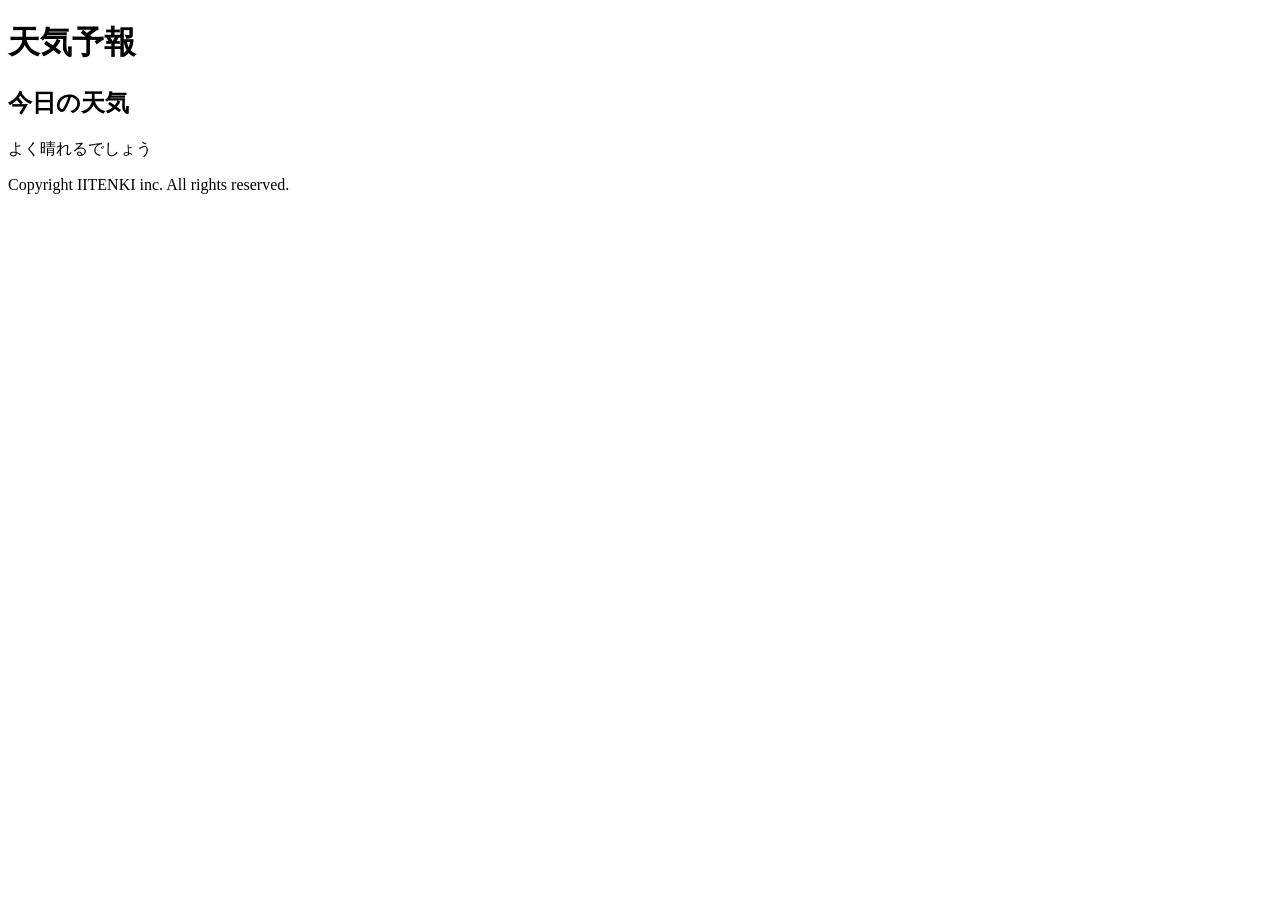
<file: HTML_CSS/index.html>
<!DOCTYPE html>
<html lang="ja">
<head>
  <meta charset="UTF-8">
  <meta name="viewport" content="width=device-width, initial-scale=1.0">
  <meta name="description" content="毎日の気象情報をお知らせします">
  <title>天気予報</title>
</head>
<body>
  <!-- ここはヘッダーです -->
  <header>
    <h1>天気予報</h1>
    <!-- <p>このホームページは全国天気予報を紹介します。</p>
    <p>4時間ごとに最新情報に更新します。</p> -->
  </header>
  <main>
    <h2>今日の天気</h2>
    <p>よく晴れるでしょう</p>
  </main>
  <footer>
    <p>Copyright IITENKI inc. All rights reserved.</p>
  </footer>
</body>
</html>
</file>
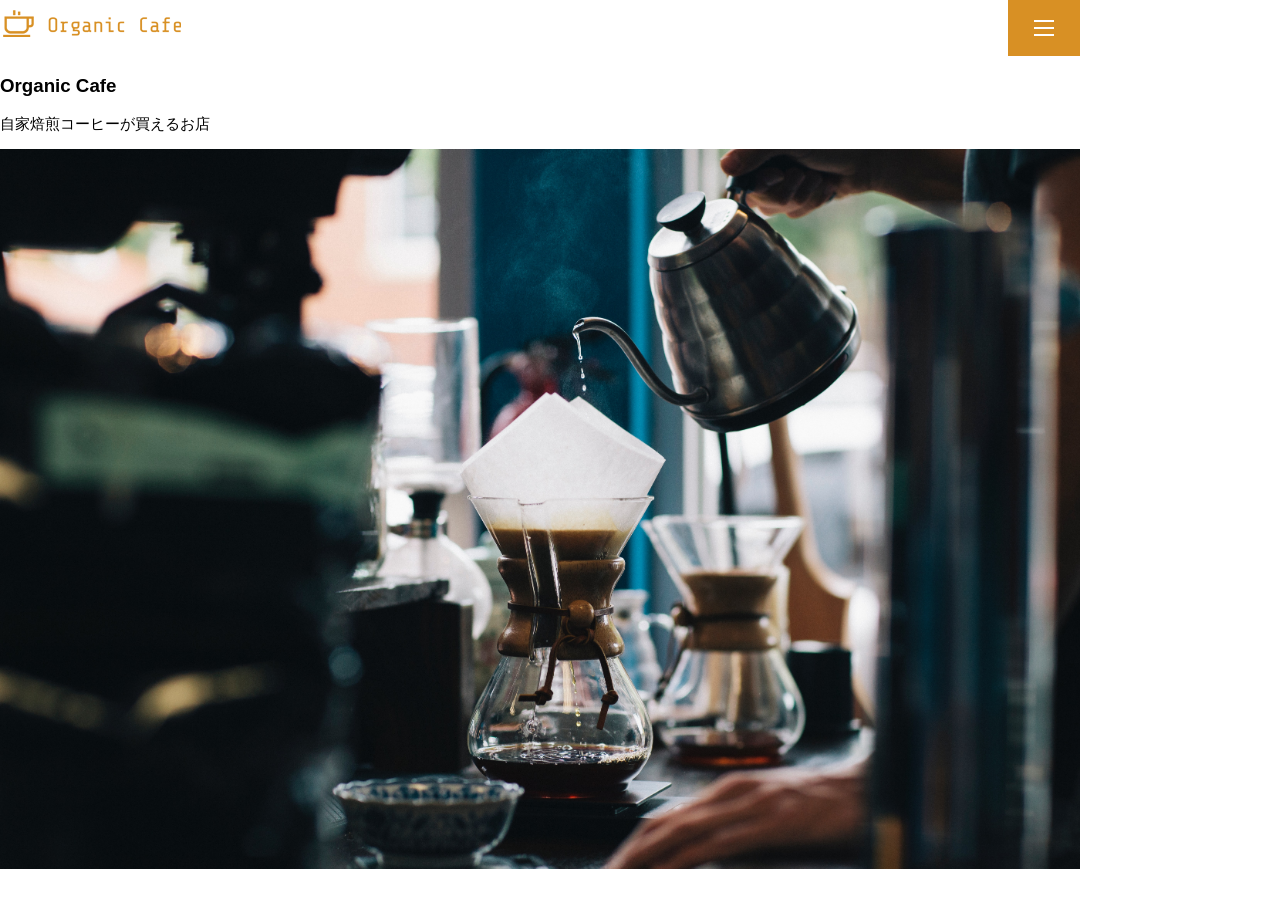
<file: kadai_013/index.html>
<!DOCTYPE html>
<html>
  <head>
    <title>Organic Cafe</title>
    <meta charset="UTF-8" />
    <meta name="description" content="自家焙煎のコーヒーがお家で楽しめるOrganic Cafe"/>
    <meta name="viewport" content="width=device-width, initial-scale=1.0" />
    <link rel="stylesheet" href="style.css" />
  </head>
  <body>
    <!-- ヘッダー -->
    <header>
      <!-- ロゴ -->
      <a href="index.html" id="logo"><img src="images/logo.png" alt="トップページに戻る"/></a>

      <!-- PC用ナビゲーション -->
      <nav id="nav-pc">
        <a href="index.html#concept">CONCEPT</a>
        <a href="index.html#product">PRODUCT</a>
        <a href="index.html#contact">CONTACT</a>
      </nav>
        <!-- スマホ用メニューボタン -->
        <img id="menu-sp" src="images/button-menu.png" alt="ナビゲーションを開く" onclick="document.getElementById('nav-sp').style.display = 'block'">

        <!-- スマホ用ナビゲーション -->
        <nav id="nav-sp">
          <ul>
            <li>
              <img id="close" src="images/button-close.png" alt="ナビゲーションを閉じる" onclick="document.getElementById('nav-sp').style.display = 'none'">
            </li>
            <li>
              <a id="logo-sp" href="index.html" onclick="document.getElementById('nav-sp').style.display = 'none'">
                <img src="images/logo-sp.png" alt="トップページに戻る">
              </a>
            </li>
            <li>
              <a class="menu" href="index.html#concept" onclick="document.getElementById('nav-sp').style.display = 'none'">CONCEPT</a>
            </li>
            <li>
              <a class="menu" href="index.html#product" onclick="document.getElementById('nav-sp').style.display = 'none'">PRODUCT</a>
            </li>
            <li><a class="menu" href="index.html#contact" onclick="document.getElementById('nav-sp').style.display = 'none'">CONTACT</a>
            </li>
          </ul>
        </nav>
    </header>

    <main>
      <article>
        <!-- メインビジュアル -->
        <section id="main-visual">
          <div id="main-message">
            <h1>Organic Cafe</h1>
            <p>自家焙煎コーヒーが買えるお店</p>
          </div>
          <img src="images/main-image.jpg" alt="コーヒーをハンドドリップで淹れる画像"/>
        </section>
      </article>
    </main>
  </body>
</html>
</file>
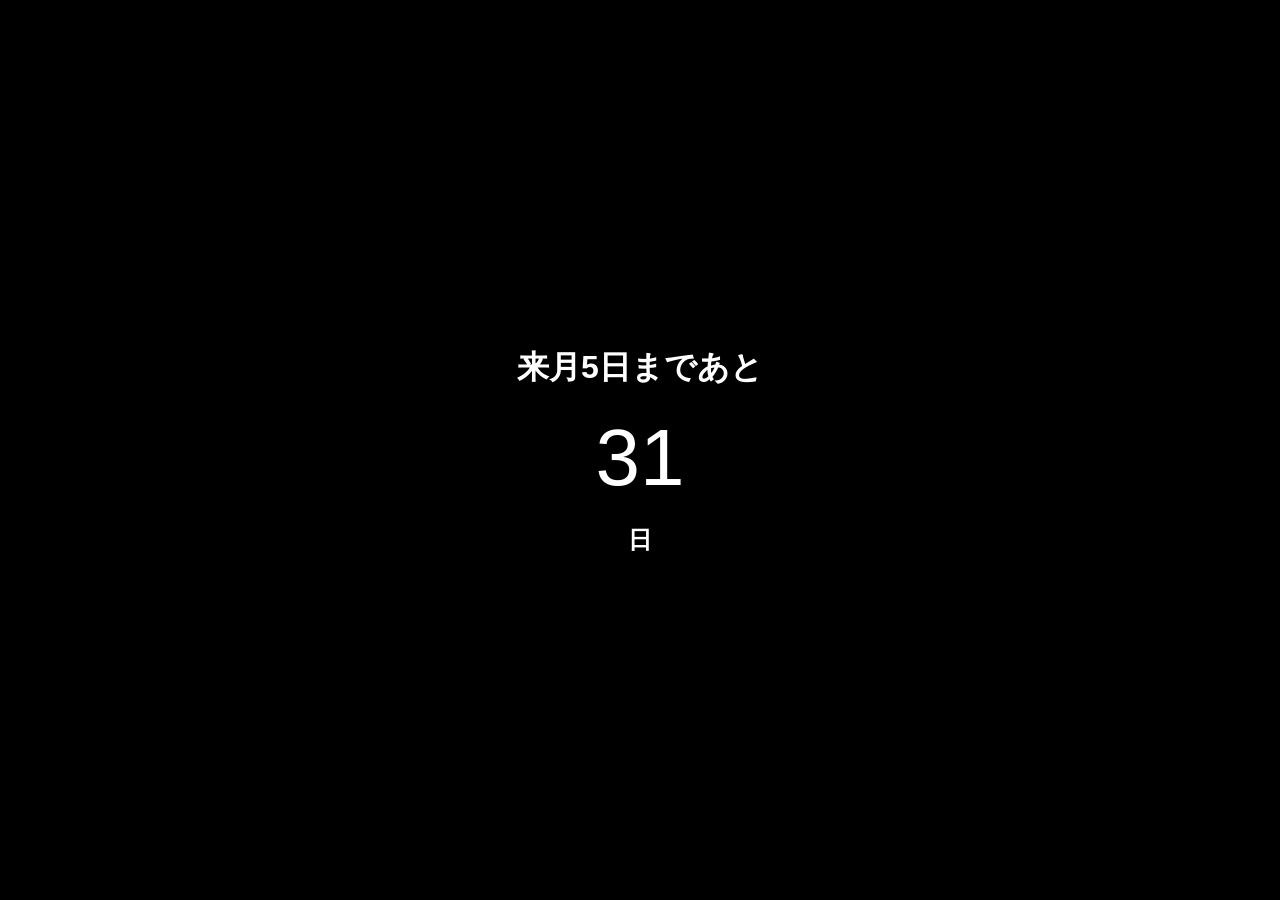
<file: kirakira/index.html>
<!DOCTYPE html>
<html lang="ja">
<head>
  <meta charset="UTF-8">
  <title>キラキラ＆カウントダウン</title>
  <link rel="stylesheet" href="style.css">
</head>
<body>
  <div class="sparkle-container">
    <div class="countdown">
      <h1>来月5日まであと</h1>
      <div id="days"></div>
      <h2>日</h2>
    </div>

<div class="shine-container">
  <img src="img/headline_shine.webp" class="shine sparkle1">
  <img src="img/headline_shine.webp" class="shine sparkle2">
  <img src="img/headline_shine.webp" class="shine sparkle3">
</div>

  </div>





  <script src="script.js"></script>
</body>
</html>
</file>
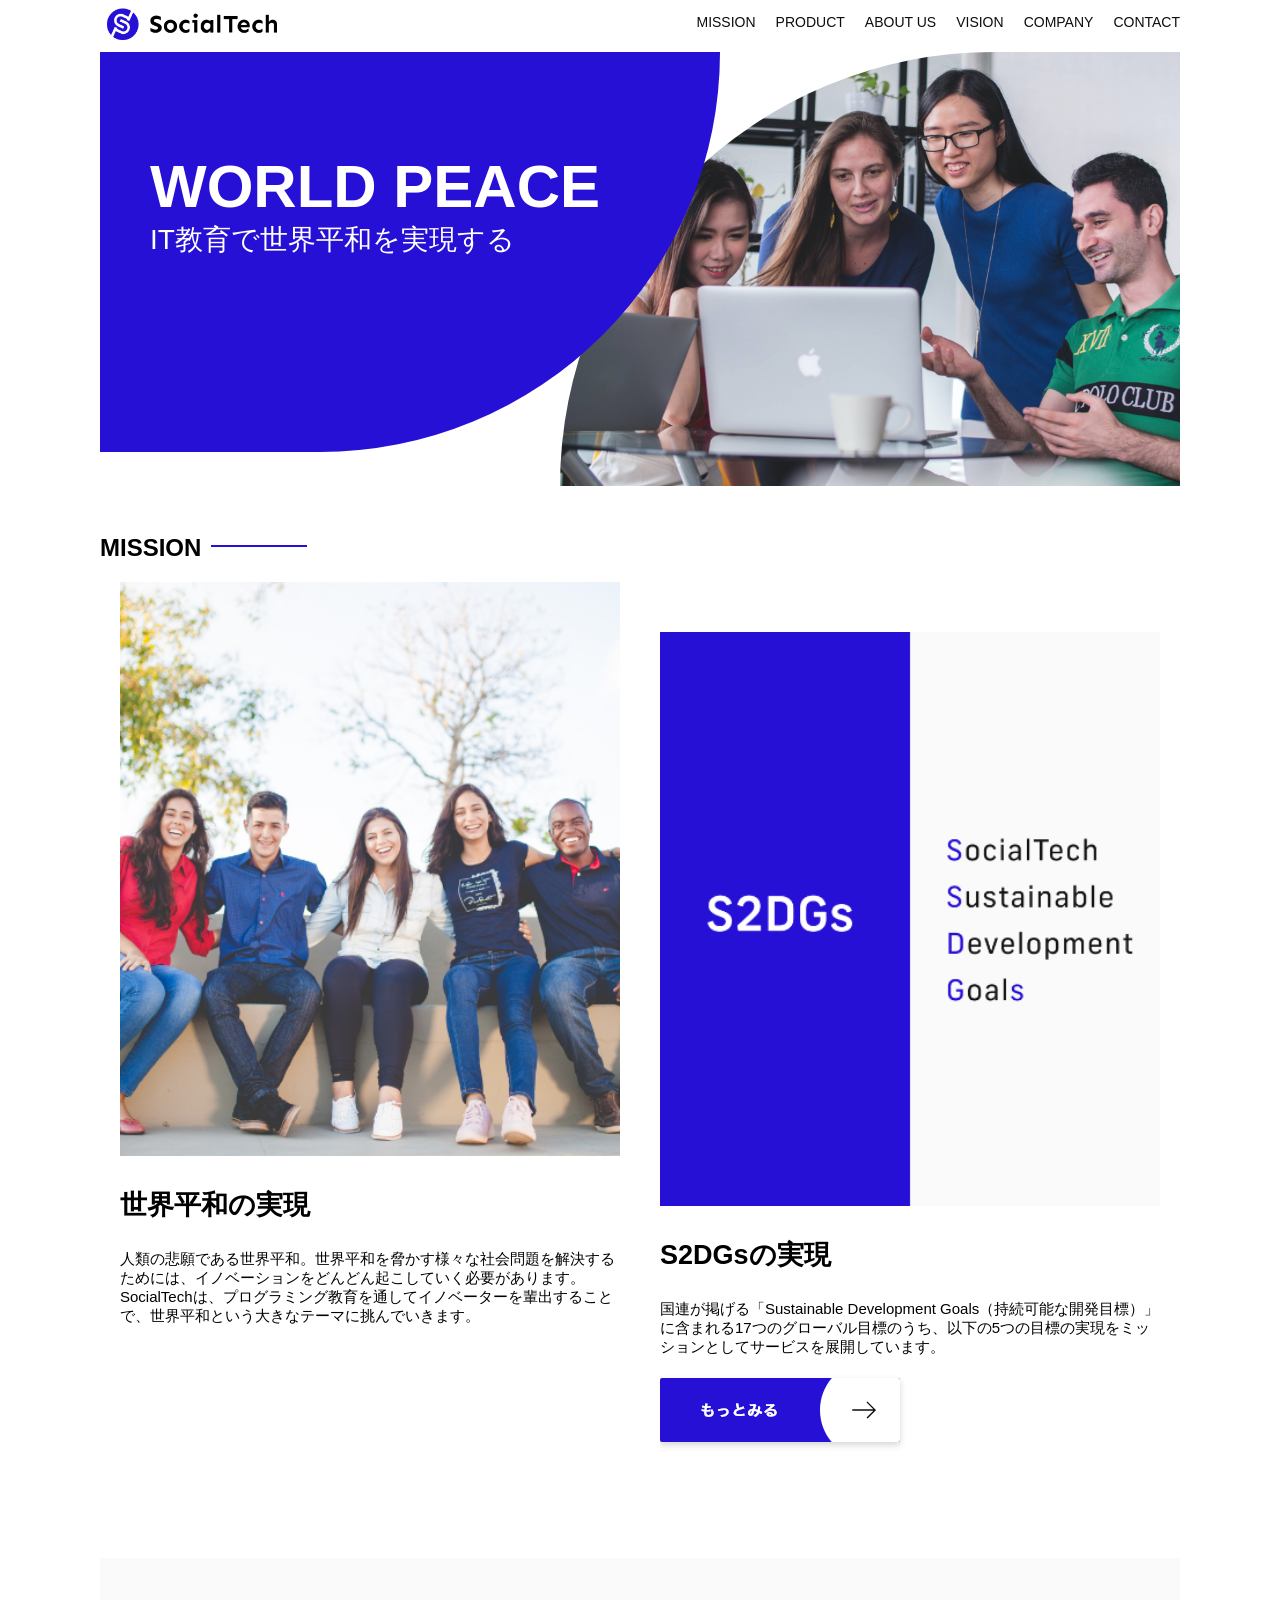
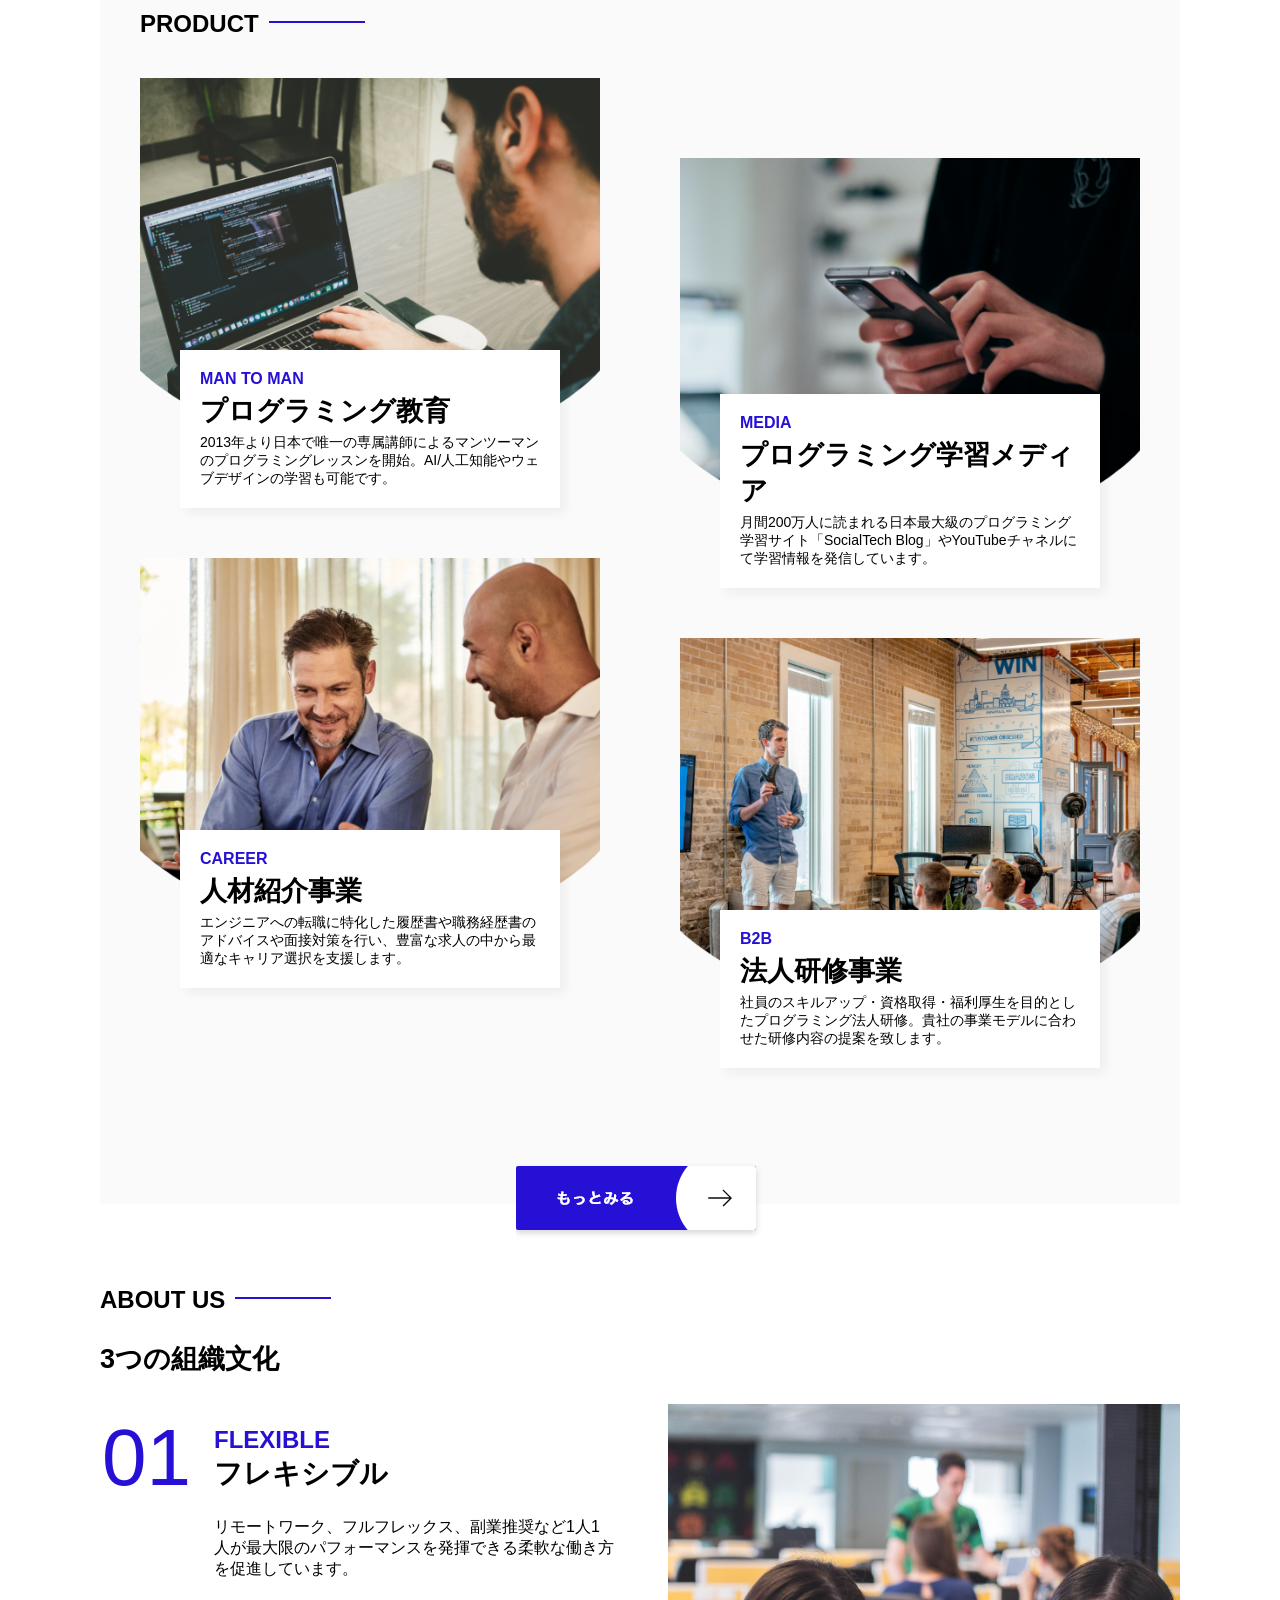
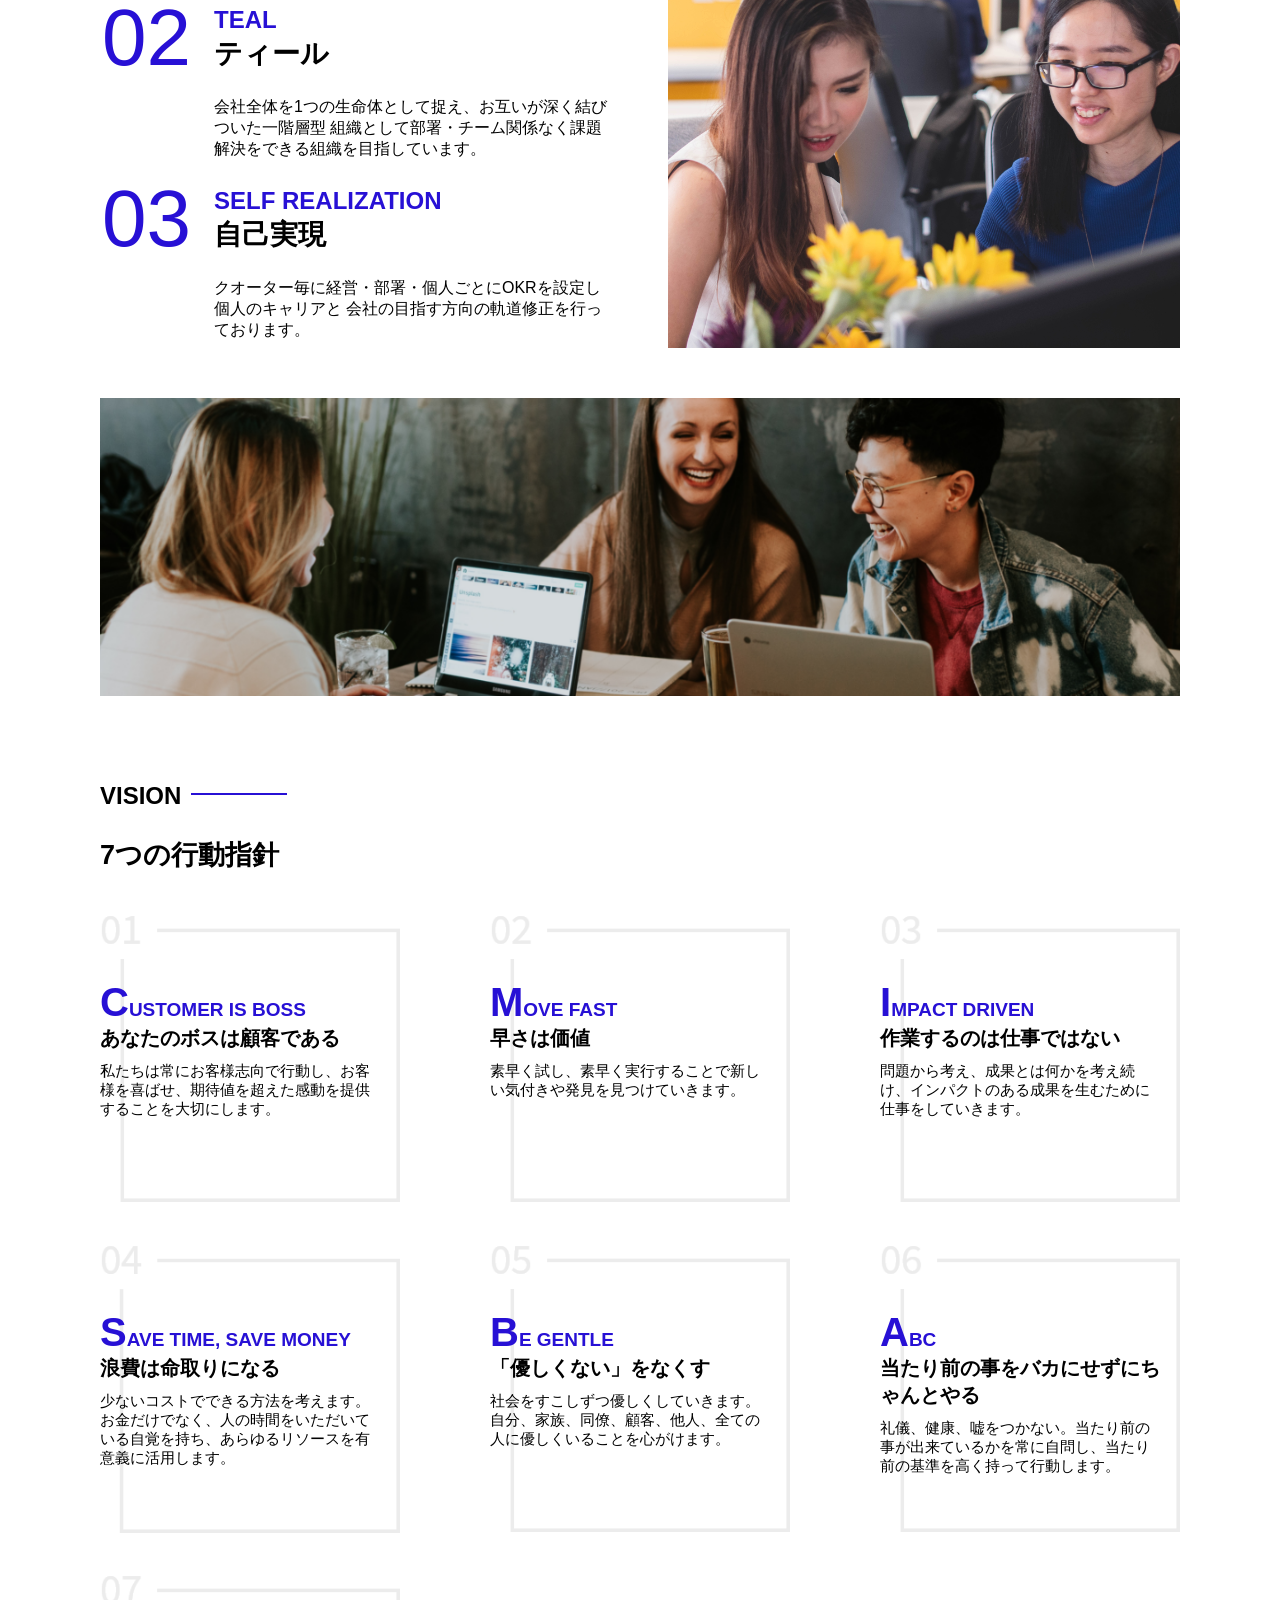
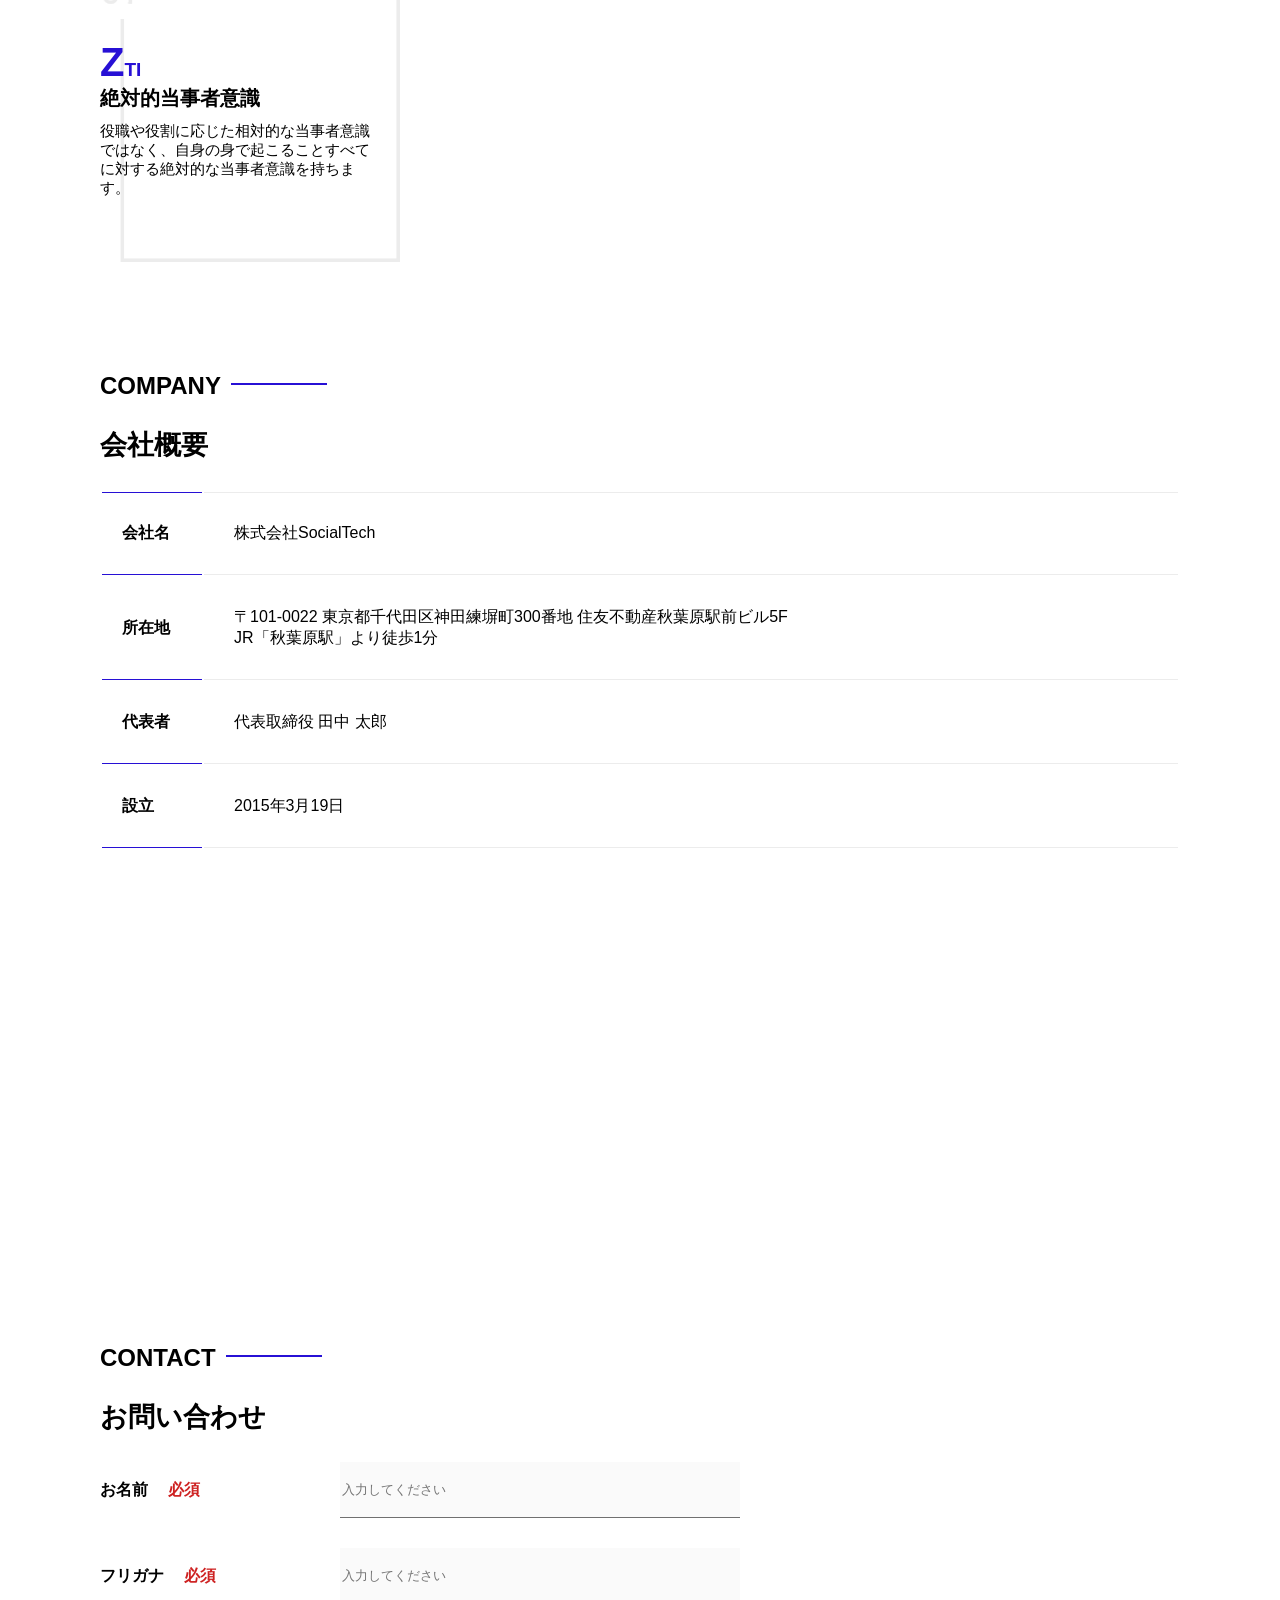
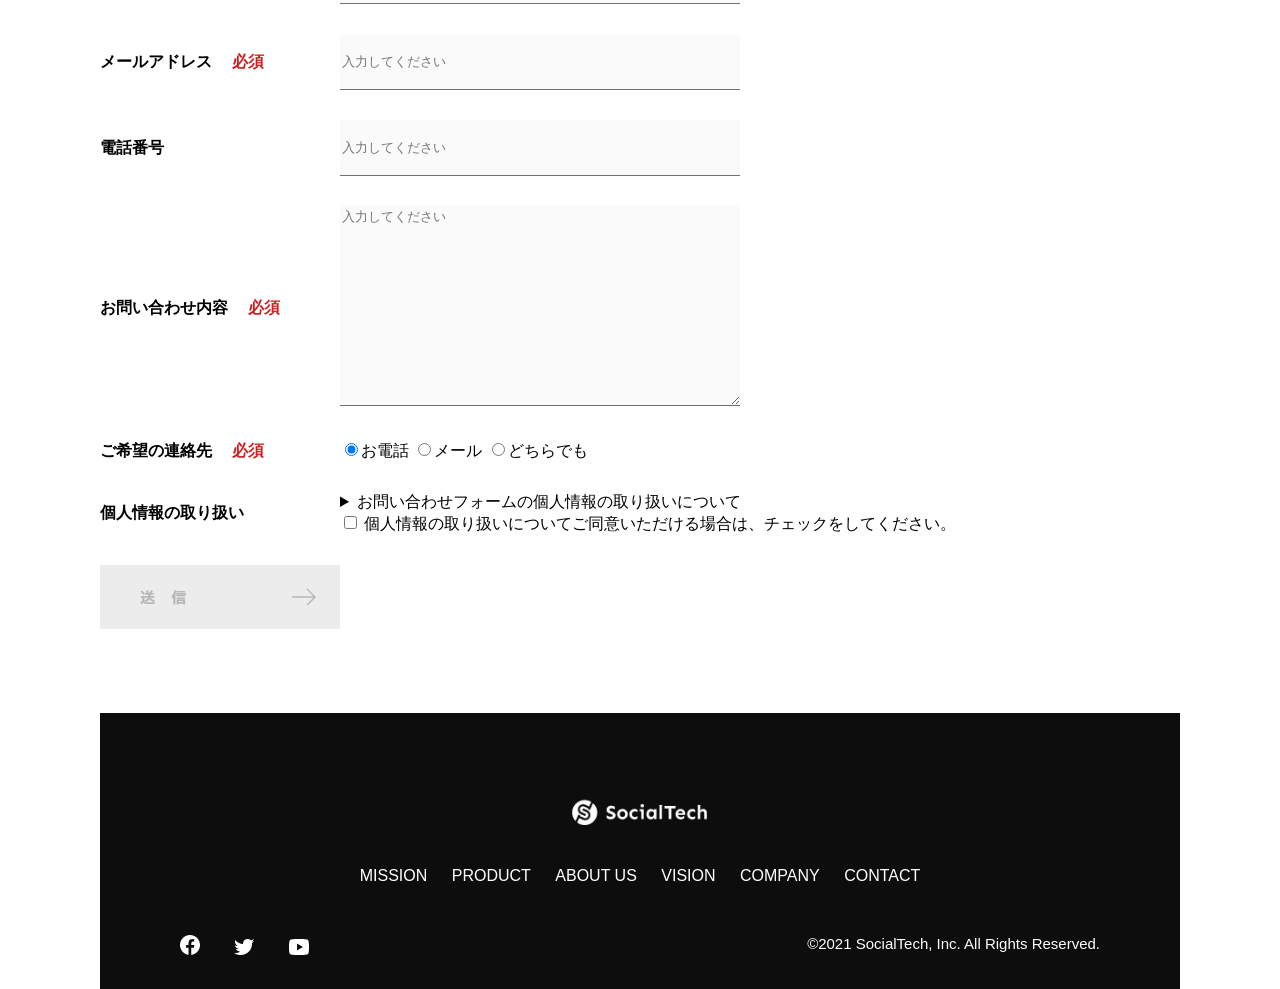
<file: socialtech/index.html>
<!DOCTYPE html>
<html>
  <head>
    <title>SocialTech</title>
    <meta charset="utf-8">
    <meta name="description" content="SocialTechはEdTech業界のリーディングカンパニーを目指します。">
    <meta name="viewport" content="width=device-width, initial-scale=1.0">
    <link rel="stylesheet" href="style.css">
  </head>

  <body>
    <!-- ヘッダー -->
    <header>
      <!-- ロゴ -->
      <a href="index.html" id="logo">
        <img src="images/logo.png" alt="トップページに戻る">
      </a>

      <!-- PC用ナビゲーション -->
      <nav id="nav-pc">
        <ul>
          <li><a href="mission.html">MISSION</a></li>
          <li><a href="product.html">PRODUCT</a></li>
          <li><a href="index.html#aboutus">ABOUT US</a></li>
          <li><a href="index.html#vision">VISION</a></li>
          <li><a href="index.html#company">COMPANY</a></li>
          <li><a href="index.html#contact">CONTACT</a></li>
        </ul>
      </nav>

      <!-- スマホ用メニューボタン -->
      <button id="menu-sp" onclick="document.getElementById('nav-sp').style.display = 'block'">
        <img src="images/button-menu.png" alt="ナビゲーションを開く">
      </button>

      <!-- スマホ用ナビゲーション -->
      <div id="nav-sp">
        <button id="close" onclick="document.getElementById('nav-sp').style.display = 'none'">
          <img src="images/button-close.png" alt="ナビゲーションを閉じる">
        </button>

        <nav>
          <ul>
            <li>
              <a id="logo-sp" href="index.html" onclick="document.getElementById('nav-sp').style.display = 'none'"><img src="images/logo-sp.png" alt="トップページに戻る"></a>
            </li>
            <li><a class="menu" href="mission.html" onclick="document.getElementById('nav-sp').style.display = 'none'">MISSION</a></li>
            <li><a class="menu" href="product.html" onclick="document.getElementById('nav-sp').style.display = 'none'">PRODUCT</a></li>
            <li><a class="menu" href="index.html#aboutus" onclick="document.getElementById('nav-sp').style.display = 'none'">ABOUT US</a></li>
            <li><a class="menu" href="index.html#vision" onclick="document.getElementById('nav-sp').style.display = 'none'">VISION</a></li>
            <li><a class="menu" href="index.html#company" onclick="document.getElementById('nav-sp').style.display = 'none'">COMPANY</a></li>
            <li><a class="menu" href="index.html#contact" onclick="document.getElementById('nav-sp').style.display = 'none'">CONTACT</a></li>
          </ul>
        </nav>
        <div id="sns">
          <a href="https://www.facebook.com/sejuku2013">
            <img src="images/button-facebook.png" alt="Facebookのリンク">
          </a>
          <a href="https://twitter.com/samuraijuku">
            <img src="images/button-twitter.png" alt="Twitterのリンク">
          </a>
          <a href="https://www.youtube.com/channel/UCCFOQO5aDK0xXam4cUQXT8g">
            <img src="images/button-youtube.png" alt="YouTubeのリンク">
          </a>
        </div>
      </div>
    </header>

    <main>
      <article>
        <!-- メインビジュアル -->
        <section id="main-visual">
          <div id="main-message">
            <h1>WORLD PEACE</h1>
            <p>IT教育で世界平和を実現する</p>
          </div>
          <img src="images/index/index-main.png" alt="PCの周りに集まる多国籍の仲間たち">
        </section>

        <!-- ミッション -->
        <section id="mission">
          <h2 class="index-h2">MISSION</h2>
          <div id="mission-flex">
            <div>
              <img id="mission-photo" src="images/index/index-mission.png" alt="屋外のベンチで写真を撮影する多国籍の仲間たち">
              <h3>世界平和の実現</h3>
              <p>人類の悲願である世界平和。世界平和を脅かす様々な社会問題を解決するためには、イノベーションをどんどん起こしていく必要があります。SocialTechは、プログラミング教育を通してイノベーターを輩出することで、世界平和という大きなテーマに挑んでいきます。</p>
            </div>
            <div>
              <img id="s2dgs" src="images/index/s2dgs.png" alt="S2DGs">
              <h3>S2DGsの実現</h3>
              <p>国連が掲げる「Sustainable Development Goals（持続可能な開発目標）」に含まれる17つのグローバル目標のうち、以下の5つの目標の実現をミッションとしてサービスを展開しています。</p>
              <a href="mission.html">
                <img src="images/button-more.png" alt="もっとみる">
              </a>
            </div>
          </div>
        </section>

        <!-- プロダクト -->
        <section id="product">
          <h2 class="index-h2">PRODUCT</h2>
          <div class="product-flex">
            <div id="product-left">
              <div>
                <img class="product-photo" src="images/index/index-mantoman.png" alt="PCでコードを書く男性">
                <div class="product-explain">
                  <span>MAN TO MAN</span>
                  <h3>プログラミング教育</h3>
                  <p>2013年より日本で唯一の専属講師によるマンツーマンのプログラミングレッスンを開始。AI/人工知能やウェブデザインの学習も可能です。</p>
                </div>
              </div>
              <div>
                <img class="product-photo" src="images/index/index-career.png" alt="笑顔で話し合う2人の男性">
                <div class="product-explain">
                  <span>CAREER</span>
                  <h3>人材紹介事業</h3>
                  <p>エンジニアへの転職に特化した履歴書や職務経歴書のアドバイスや面接対策を行い、豊富な求人の中から最適なキャリア選択を支援します。</p>
                </div>
              </div>
            </div>
            <div id="product-right">
              <div>
                <img class="product-photo" src="images/index/index-media.png" alt="スマートフォンを操作する人">
                <div class="product-explain">
                  <span>MEDIA</span>
                  <h3>プログラミング学習メディア</h3>
                  <p>月間200万人に読まれる日本最大級のプログラミング学習サイト「SocialTech Blog」やYouTubeチャネルにて学習情報を発信しています。</p>
                </div>
              </div>
              <div>
                <img class="product-photo" src="images/index/index-b2b.png" alt="講演中の男性とそれを聴く人々">
                <div class="product-explain">
                  <span>B2B</span>
                  <h3>法人研修事業</h3>
                  <p>社員のスキルアップ・資格取得・福利厚生を目的としたプログラミング法人研修。貴社の事業モデルに合わせた研修内容の提案を致します。</p>
                </div>
              </div>
            </div>
          </div>
          <div id="product-more">
            <a href="product.html">
              <img src="images/button-more.png" alt="もっとみる">
            </a>
          </div>
        </section>

        <!-- ABOUT US -->
        <section id="aboutus">
          <h2 class="index-h2">ABOUT US</h2>
          <h3>3つの組織文化</h3>
          <div>
            <table class="culture-table">
              <tr>
                <td class="culture-num">01</td>
                <th><span class="culture-en">FLEXIBLE</span><br>フレキシブル</th>
              </tr>
              <tr>
                <td>
                  <!--空のセル-->
                </td>
                <td class="culture-description">リモートワーク、フルフレックス、副業推奨など1人1人が最大限のパフォーマンスを発揮できる柔軟な働き方を促進しています。</td>
              </tr>
              <tr>
                <td class="culture-num">02</td>
                <th><span class="culture-en">TEAL</span><br>ティール</th>
              </tr>
              <tr>
                <td>
                  <!--空のセル-->
                </td>
                <td class="culture-description">会社全体を1つの生命体として捉え、お互いが深く結びついた一階層型 組織として部署・チーム関係なく課題解決をできる組織を目指しています。</td>
              </tr>
              <tr>
                <td class="culture-num">03</td>
                <th><span class="culture-en">SELF REALIZATION</span><br>自己実現</th>
              </tr>
              <tr>
                <td>
                  <!--空のセル-->
                </td>
                <td class="culture-description">クオーター毎に経営・部署・個人ごとにOKRを設定し個人のキャリアと 会社の目指す方向の軌道修正を行っております。</td>
              </tr>
            </table>
            <img class="culture-img" src="images/index/index-aboutus1.png" alt="笑顔で話し合う2人の女性">
          </div>
          <img class="culture-img2" src="images/index/index-aboutus2.png" alt="笑顔で話し合う3人の男女">
        </section>

        <!-- VISION -->
        <section id="vision">
          <h2 class="index-h2">VISION</h2>
          <h3>7つの行動指針</h3>
          <div>
            <div class="vision-box">
              <img src="images/index/vision-01.png" alt="01">
              <div>
                <h4>CUSTOMER IS BOSS</h4>
                <h5>あなたのボスは顧客である</h5>
                <p>私たちは常にお客様志向で行動し、お客様を喜ばせ、期待値を超えた感動を提供することを大切にします。</p>
              </div>
            </div>
            <div class="vision-box">
              <img src="images/index/vision-02.png" alt="02">
              <div>
                <h4>MOVE FAST</h4>
                <h5>早さは価値</h5>
                <p>素早く試し、素早く実行することで新しい気付きや発見を見つけていきます。</p>
              </div>
            </div>
            <div class="vision-box">
              <img src="images/index/vision-03.png" alt="03">
              <div>
                <h4>IMPACT DRIVEN</h4>
                <h5>作業するのは仕事ではない</h5>
                <p>問題から考え、成果とは何かを考え続け、インパクトのある成果を生むために仕事をしていきます。</p>
              </div>
            </div>
            <div class="vision-box">
              <img src="images/index//vision-04.png" alt="04">
              <div>
                <h4>SAVE TIME, SAVE MONEY</h4>
                <h5>浪費は命取りになる</h5>
                <p>少ないコストでできる方法を考えます。お金だけでなく、人の時間をいただいている自覚を持ち、あらゆるリソースを有意義に活用します。</p>
              </div>
            </div>
            <div class="vision-box">
              <img src="images/index/vision-05.png" alt="05">
              <div>
                <h4>BE GENTLE</h4>
                <h5>「優しくない」をなくす</h5>
                <p>社会をすこしずつ優しくしていきます。自分、家族、同僚、顧客、他人、全ての人に優しくいることを心がけます。</p>
              </div>
            </div>
            <div class="vision-box">
              <img src="images/index/vision-06.png" alt="06">
              <div>
                <h4>ABC</h4>
                <h5>当たり前の事をバカにせずにちゃんとやる</h5>
                <p>礼儀、健康、嘘をつかない。当たり前の事が出来ているかを常に自問し、当たり前の基準を高く持って行動します。</p>
              </div>
            </div>
            <div class="vision-box">
              <img src="images/index/vision-07.png" alt="07">
              <div>
                <h4>ZTI</h4>
                <h5>絶対的当事者意識</h5>
                <p>役職や役割に応じた相対的な当事者意識ではなく、自身の身で起こることすべてに対する絶対的な当事者意識を持ちます。</p>
              </div>
            </div>
          </div>
        </section>

        <!-- COMPANY -->
        <section id="company">
          <h2 class="index-h2">COMPANY</h2>
          <h3>会社概要</h3>
          <table id="company-table">
            <tr>
              <th class="tableheader tableheader-first">会社名</th>
              <td class="cell cell-first">株式会社SocialTech</td>
            </tr>
            <tr>
              <th class="tableheader">所在地</th>
              <td class="cell">〒101-0022 東京都千代田区神田練塀町300番地 住友不動産秋葉原駅前ビル5F<br>JR「秋葉原駅」より徒歩1分</td>
            </tr>
            <tr>
              <th class="tableheader">代表者</th>
              <td class="cell">代表取締役 田中 太郎</td>
            </tr>
            <tr>
              <th class="tableheader">設立</th>
              <td class="cell">2015年3月19日</td>
            </tr>
          </table>
          <iframe src="https://www.google.com/maps/embed?pb=!1m18!1m12!1m3!1d3240.0688551336807!2d139.7720776771055!3d35.69992317258124!2m3!1f0!2f0!3f0!3m2!1i1024!2i768!4f13.1!3m3!1m2!1s0x60188fee13660e23%3A0x77137876edf742ac!2z5L2P5Y-L5LiN5YuV55Sj56eL6JGJ5Y6f6aeF5YmN44OT44Or!5e0!3m2!1sja!2sjp!4v1704858013291!5m2!1sja!2sjp" style="border: 0" allowfullscreen="" loading="lazy"></iframe>
        </section>

        <!-- お問い合わせフォーム -->
        <section id="contact">
          <h2 class="index-h2">CONTACT</h2>
          <h3>お問い合わせ</h3>
          <form>
            <div>
              <div class="contact-heading">
                <label class="contact-label">お名前<span class="contact-span">必須</span></label>
              </div>
              <div>
                <input type="text" name="name" placeholder="入力してください" class="contact-textbox">
              </div>
            </div>
            <div>
              <div class="contact-heading">
                <label class="contact-label">フリガナ<span class="contact-span">必須</span></label>
              </div>
              <div>
                <input type="text" name="hurigana" placeholder="入力してください" class="contact-textbox">
              </div>
            </div>
            <div>
              <div class="contact-heading">
                <label class="contact-label">メールアドレス<span class="contact-span">必須</span></label>
              </div>
              <div>
                <input type="text" name="email" placeholder="入力してください" class="contact-textbox">
              </div>
            </div>
            <div>
              <div class="contact-heading">
                <label class="contact-label">電話番号</label>
              </div>
              <div>
                <input type="text" name="tel" placeholder="入力してください" class="contact-textbox">
              </div>
            </div>
            <div>
              <div class="contact-heading">
                <label class="contact-label">お問い合わせ内容<span class="contact-span">必須</span></label>
              </div>
              <div>
                <textarea class="contact-textarea" placeholder="入力してください" name="message"></textarea>
              </div>
            </div>
            <div>
              <div class="contact-heading">
                <label class="contact-label">ご希望の連絡先<span class="contact-span">必須</span></label>
              </div>
              <div><input class="radiobutton" type="radio" value="tel" name="contact" checked><label>お電話</label> <input class="radiobutton" type="radio" value="mail" name="contact"><label>メール</label> <input class="radiobutton" type="radio" value="both" name="contact"><label>どちらでも</label></div>
            </div>
            <div>
              <div class="contact-heading">
                <label class="contact-label">個人情報の取り扱い</label>
              </div>
              <div>
                <details>
                  <summary>お問い合わせフォームの個人情報の取り扱いについて</summary>
                  <div>
                    <dl>
                      <dt>１．組織の名称又は氏名</dt>
                      <dd>株式会社SocialTech</dd>
                      <dt>２．個人情報保護管理者（若しくはその代理人）の氏名又は職名、所属及び連絡先</dt>
                      <dd>
                        <p>鈴木 一郎 コーポレート部</p>
                        <p>メールアドレス：samurai@example.com</p>
                        <p>TEL：03-1234-5678</p>
                      </dd>
                      <dt>３．個人情報の利用目的</dt>
                      <dd>
                        <ul>
                          <li>・本サービス及び本サービスに関連する情報の提供又はそれらに関する連絡のため</li>
                          <li>・ユーザーの本人確認のため</li>
                          <li>・当社サービスのご案内のため</li>
                          <li>・当社の商品等の広告または宣伝（電子メールによるものを含むものとします。）</li>
                        </ul>
                      </dd>
                      <dt>４．個人情報の取り扱い業務の委託</dt>
                      <dd>個人情報の取扱業務の全部または一部を外部に業務委託する場合があります。その際、弊社は、個人情報を適切に保護できる管理体制を敷き実行していることを条件として委託先を厳選したうえで、機密保持契約を委託先と締結し、お客様の個人情報を厳密に管理させます。</dd>
                      <dt>５．個人情報の開示等の請求</dt>
                      <dd>
                        お客様は、弊社に対してご自身の個人情報の開示等（利用目的の通知、開示、内容の訂正・追加・削除、利用の停止または消去、第三者への提供の停止）に関して、当社問合わせ窓口に申し出ることができます。<br>
                        その際、弊社はお客様ご本人を確認させていただいたうえで、合理的な期間内に対応いたします。<br>
                        なお、個人情報に関する弊社問合わせ先は、次の通りです。
                      </dd>
                      <dd>
                        <p>株式会社SocialTech　個人情報問合せ窓口</p>
                        <p>〒150-0043　東京都千代田区神田練塀町300番地 住友不動産秋葉原駅前ビル5F</p>
                        <p>メールアドレス：samurai@example.com　TEL：03-1234-5678</p>
                      </dd>

                      <dt>６．個人情報を提供されることの任意性について</dt>
                      <dd>お客様がご自身の個人情報を弊社に提供されるか否かは、お客様のご判断によりますが、もしご提供されない場合には、適切なサービスが提供できない場合がありますので予めご了承ください。</dd>
                    </dl>
                  </div>
                </details>
                <input type="checkbox" name="agree">
                <span>個人情報の取り扱いについてご同意いただける場合は、チェックをしてください。</span>
              </div>
            </div>
            <input type="image" src="images/button-submit.png" alt="送信する">
          </form>
        </section>
      </article>
    </main>

    <footer>
      <div id="footer-logo">
        <img src="images/logo-sp.png" alt="SocialTech">
      </div>
      <div id="footer-link">
        <a href="mission.html">MISSION</a>
        <a href="product.html">PRODUCT</a>
        <a href="index.html#aboutus">ABOUT US</a>
        <a href="index.html#vision">VISION</a>
        <a href="index.html#company">COMPANY</a>
        <a href="index.html#contact">CONTACT</a>
      </div>
      <div id="sns-footer">
        <div class="sns-btns">
          <a href="https://www.facebook.com/sejuku2013"><img src="images/button-facebook.png" alt="Facebookのリンク"></a>
          <a href="https://twitter.com/samuraijuku"><img src="images/button-twitter.png" alt="Twitterのリンク"></a>
          <a href="https://www.youtube.com/channel/UCCFOQO5aDK0xXam4cUQXT8g"><img src="images/button-youtube.png" alt="YouTubeのリンク"></a>
        </div>
        <p id="copyright">&copy;2021 SocialTech, Inc. All Rights Reserved.</p>
      </div>
    </footer>

  </body>
</html>
</file>
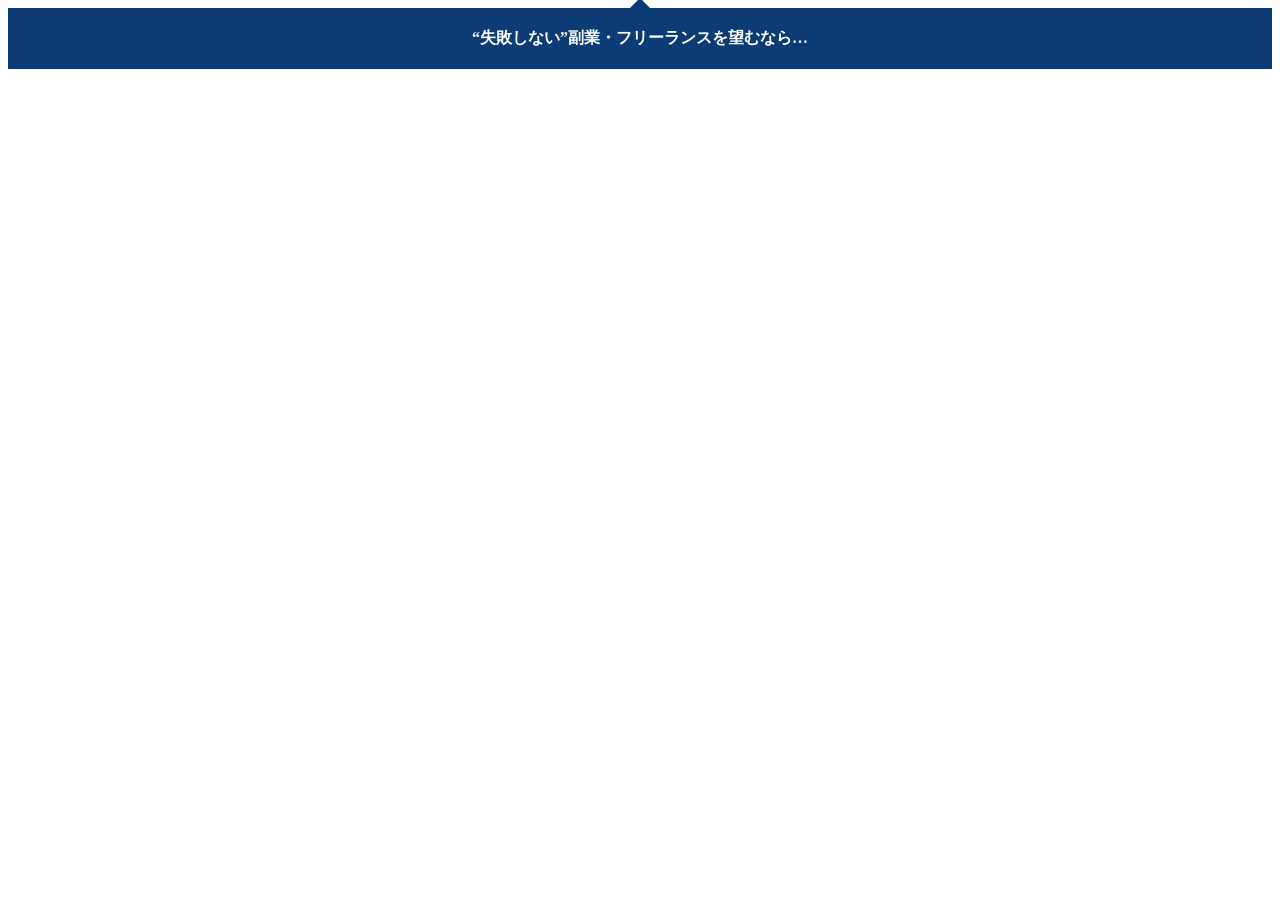
<file: test_yajirushi/index.html>
<!DOCTYPE html>
<html lang="ja">
<head>
  <meta charset="UTF-8">
  <meta name="viewport" content="width=device-width, initial-scale=1.0">
  <style>
    .header {
      position: relative;
      background-color: #0d3b75;
      color: white;
      text-align: center;
      padding: 20px 0;
      font-weight: bold;
    }

    .header::before {
      content: "";
      position: absolute;
      top: -10px; /* ヘッダーの上に出す */
      left: 50%;
      transform: translateX(-50%);
      width: 0;
      height: 0;
      border-left: 10px solid transparent;
      border-right: 10px solid transparent;
      border-bottom: 10px solid #0d3b75; /* ヘッダーと同じ色 */
    }
  </style>
</head>
<body>

  <div class="header">
    “失敗しない”副業・フリーランスを望むなら…
  </div>

</body>
</html>
</file>
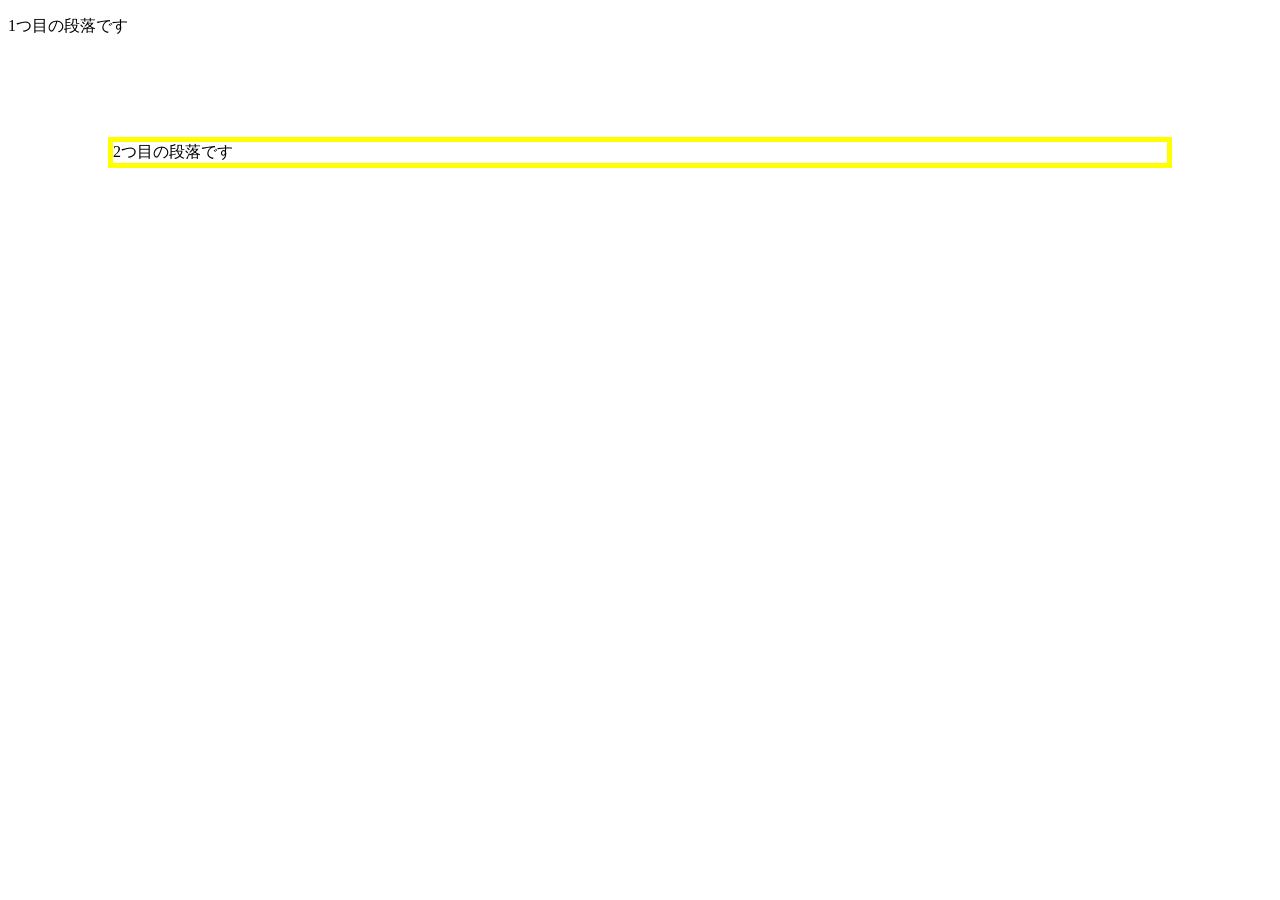
<file: HTML_CSS/box-model.html>
<!DOCTYPE html>
<html>
  <head>
    <title>タイトルです</title>
    <meta charset="utf-8">
    <link rel="stylesheet" href="box-model.css">
  </head>
  <body>
    <!-- <p>段落です</p> -->
    <p id="first-paragraph">1つ目の段落です</p>
    <p id="second-paragraph">2つ目の段落です</p>
  </body>
</html>
</file>
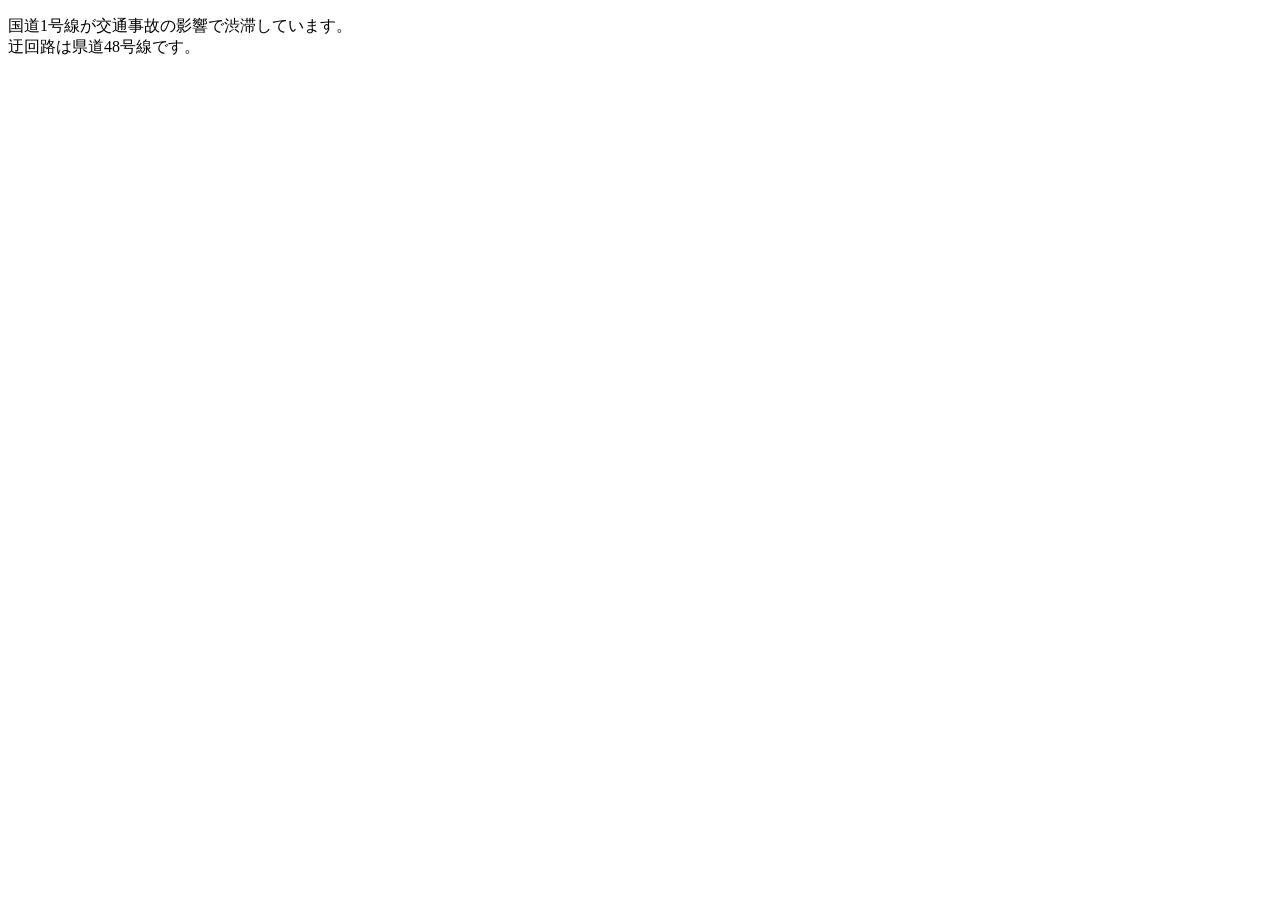
<file: HTML_CSS/br-tag.html>
<!DOCTYPE html>
<html lang="ja">
<head>
  <meta charset="UTF-8">
  <meta name="viewport" content="width=device-width, initial-scale=1.0">
  <title>Document</title>
</head>
<body>
  <p>国道1号線が交通事故の影響で渋滞しています。<br>迂回路は県道48号線です。</p>
</body>
</html>
</file>
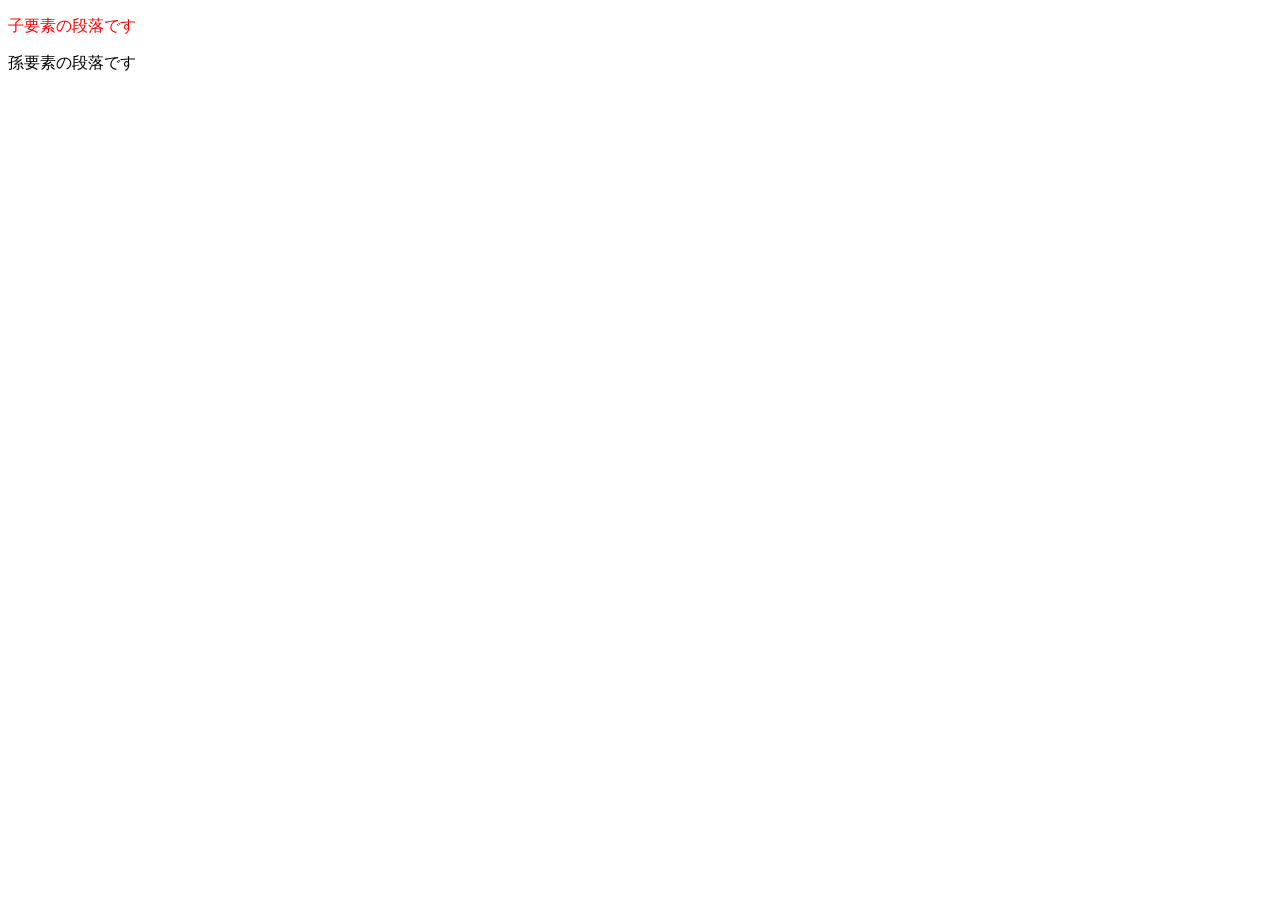
<file: HTML_CSS/descendant-elements.html>
<!DOCTYPE html>
<html lang="ja">
<head>
  <meta charset="UTF-8">
  <meta name="viewport" content="width=device-width, initial-scale=1.0">
  <meta name="description" content="説明文です">
  <title>タイトルです</title>
  <link rel="stylesheet" href="descendant-elements.css">
</head>
<body>
  <div id="parent">
    <p class="child">子要素の段落です</p>
    <div class="child">
      <p id="grandchild">孫要素の段落です</p>
    </div>
  </div>
</body>
</html>
</file>
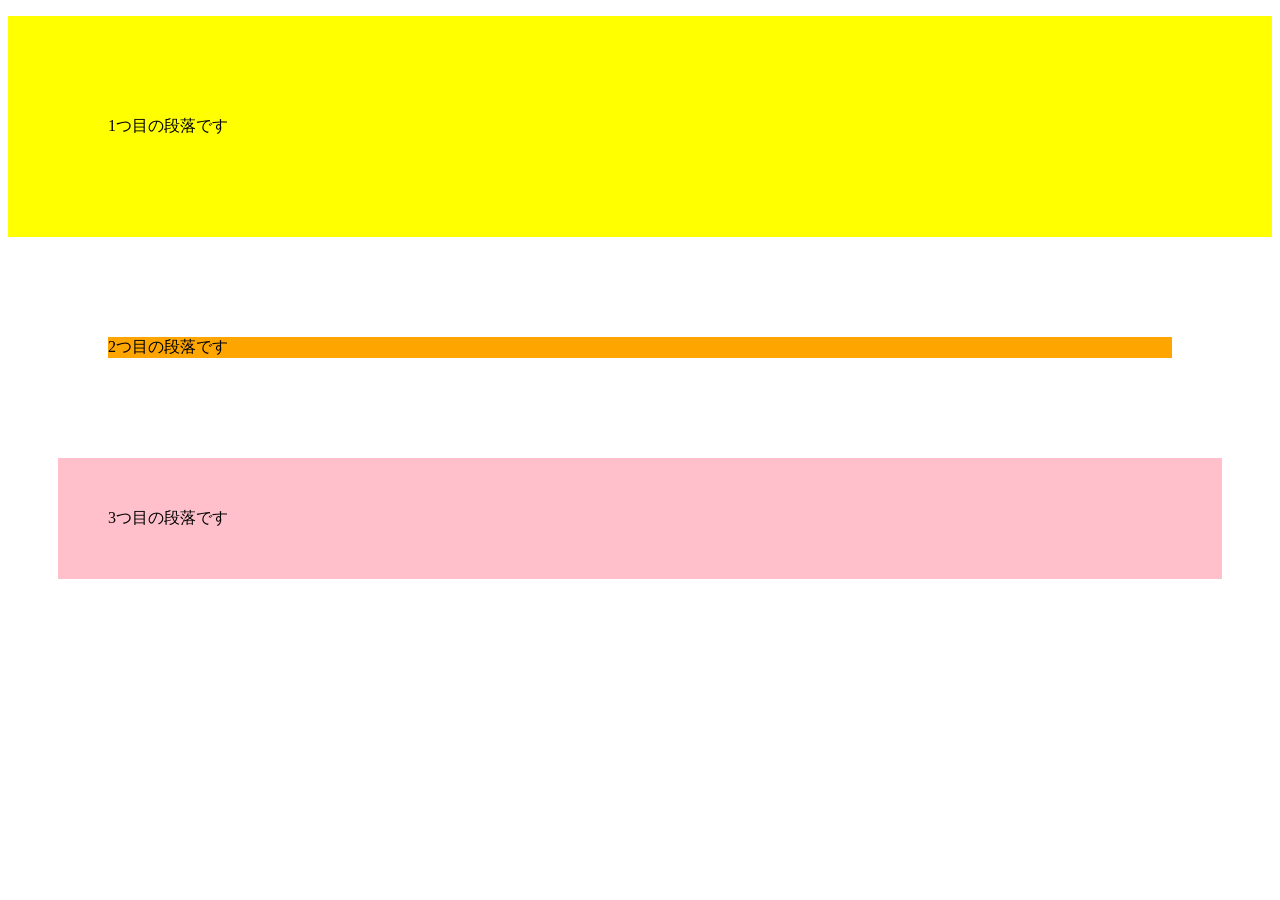
<file: HTML_CSS/display-block.html>
<!DOCTYPE html>
<html lang="ja">
<head>
    <meta charset="UTF-8">
    <meta name="viewport" content="width=device-width, initial-scale=1.0">
    <title>タイトルです</title>
    <link rel="stylesheet" href="display-block.css">
</head>
<body>
    <p id="first-paragraph">1つ目の段落です</p>
    <p id="second-paragraph">2つ目の段落です</p>
    <p id="third-paragraph">3つ目の段落です</p>
</body>
</html>
</file>
<file: kadai_013/style.css>
/* PC、スマホ共通スタイル */
body {
  font-family: "Source Sans Pro", "Hiragino Kaku Gothic ProN", Meiryo, Arial,
    sans-serif;
}

p {
  font-size: 15px;
}

#main-visual>img {
  width: 100%;
}

/*================
PC用のスタイル 
=================*/
@media screen and (min-width: 768px) {
  /* 横幅設定 */
  body {
    max-width: 1080px;
    min-width: 960px;
    margin: 0 auto 0 auto;
  }

  /* ヘッダー */
  header {
    display: flex;
    justify-content: space-between;
  }

  /* ナビゲーションのレイアウト */
  #nav-pc {
    text-align: right;
    font-size: 14px;
    padding-top: 15px;
  }

  /* ナビゲーションのリンクの装飾設定 */
  #nav-pc>a {
    text-decoration: none;
    margin-left: 20px;
  }

  #nav-pc>a:link {
    color: #0d0d0d;
  }

  #nav-pc>a:visited {
    color: #0d0d0d;
  }

  #nav-pc>a:hover {
    color: #0d0d0d;
    text-decoration: underline;
  }

  #nav-pc>a:active {
    color: #0d0d0d;
  }

}
@media screen and (min-width:375px) {
  body{
    margin: 0;
  }
  #nav-pc{
    display: none;
  }
  #menu-sp{
    float: right;
    padding: 0;

  }
  #nav-sp{
    background-color: #ce933e;
    position: absolute;
    left: 0;
    top: 0;
    height: 100%;
    width: 100%;
    display: none;
    z-index: 100;
  }
  #nav-sp ul{
    padding-left: 0;
  }
  #nav-sp li{
    list-style: none;
  }
  #close{
    position: absolute;
    top: 20px;
    right: 20px;
  }
  #logo-sp{
    margin: 80px 0 30px 20px;
  }
  #nav-sp a{
    display: block;
  }
  #nav-sp a:link{
    color: #fff;
  }
  #nav-sp a:visited{
    color: #fff;
  }
  #nav-sp a:hover{
    color: #fff;
    text-decoration: underline;
  }
  #nav-sp a:active{
    color: #fff;
  }
  #nav-sp.menu{
    text-decoration: none;
    display: block;
    margin: 0 20px;
    height: 44px;
    font-size: 16px;
    background-image: url(images/arrow.png);
    background-repeat: no-repeat;
    background-position: right top;
  }







}
</file>
<file: kirakira/style.css>
body {
    margin: 0;
    padding: 0;
    background: #000;
    color: #fff;
    font-family: sans-serif;
    height: 100vh;
    overflow: hidden;
  }
  
  .sparkle-container {
    position: relative;
    width: 100%;
    height: 100%;
    overflow: hidden;
  }
  
  .countdown {
    position: absolute;
    top: 50%;
    left: 50%;
    transform: translate(-50%, -50%);
    text-align: center;
  }
  
  #days {
    font-size: 5rem;
    margin: 20px 0;
  }
  
  .sparkle {
    position: absolute;
    width: 30px;
    height: 30px;
    background: radial-gradient(circle, pink 0%, transparent 70%);
    border-radius: 50%;
    opacity: 0;
    transform: scale(0) rotate(0deg);
    box-shadow: 0 0 10px white;
    animation: sparkle-animation 1.5s ease-out forwards;
  }
  
  @keyframes sparkle-animation {
    0% {
      transform: scale(0) rotate(0deg);
      opacity: 1;
    }
    50% {
      transform: scale(2) rotate(180deg);
      opacity: 1;
    }
    100% {
      transform: scale(0) rotate(360deg);
      opacity: 0;
    }
  }
  /* 回転しながら消えていく */
  .shine-container {
    position: relative;
    width: 404px;
    height: 318px;
    margin: 0 auto;
    animation: hideContainer 8s forwards; /* 8秒後に非表示 */
  }
  
  .shine {
    position: absolute;
    top: 0;
    left: 0;
    width: 100%;
    animation: rotate-shine 3s linear infinite, blink 3s infinite ease-in-out;
    opacity: 0;
  }
  
  @keyframes rotate-shine {
    from {
      transform: rotate(0deg) scale(1);
    }
    to {
      transform: rotate(360deg) scale(1.2);
    }
  }
  
  
  .sparkle1 { animation-delay: 0s; }
  .sparkle2 { animation-delay: 1s; }
  .sparkle3 { animation-delay: 2s; }
  
  @keyframes blink {
    0%, 100% { opacity: 0; }
    50% { opacity: 1; }
  }
  
  @keyframes hideContainer {
    0%   { opacity: 1; visibility: visible; }
    100% { opacity: 0; visibility: hidden; }
  }
</file>
<file: socialtech/style.css>
/* PC、スマホ共通スタイル */
* {
  box-sizing: border-box;
}

p {
  font-size: 15px;
}

body {
  max-width: 1080px;
  margin: 0 auto 0 auto;
  font-family: "Source Sans Pro", "Hiragino Kaku Gothic ProN", Meiryo, Arial, sans-serif;
}
  
/* ヘッダー */
header {
  display: flex;
  justify-content: space-between;
}

/* ナビゲーションのレイアウト */
#nav-pc {
  font-size: 14px;
}

#nav-pc ul {
  display: flex;
  padding-left: 0;
}

#nav-pc li {
  list-style: none;
}

/* ナビゲーションのリンクの装飾設定 */
#nav-pc a {
  text-decoration: none;
  margin-left: 20px;
  color: #0d0d0d;
}

#nav-pc a:hover {
  text-decoration: underline;
}

/* スマホ用ナビを非表示 */
#nav-sp,
#menu-sp {
  display: none;
}

/* メインビジュアル*/
#main-visual {
  position: relative;
  height: 400px;
}

#main-message {
  position: absolute;
  top: 0;
  left: 0;
  background-color: #2710d5;
  color: #ffffff;
  border-radius: 0 0 476px 0;
  max-width: 620px;
  height: 100%;
  width: 100%;
  z-index: 11;
}

#main-message h1 {
  font-size: 60px;
  margin: 100px 0 0 50px;
}

#main-message > p {
  font-size: 28px;
  margin: 0 0 0 50px;
}

#main-visual > img {
  max-width: 620px;
  border-radius: 476px 0 0 0;
  position: absolute;
  top: 0;
  right: 0;
  z-index: 10;
}

/*見出し*/
h2 {
  margin: 40px 0 0 0;
}

h2::after {
  content: url("images/line.png");
  margin-left: 10px;
}

h3 {
  font-size: 27px;
}

/* ミッション */
#mission {
  margin: 80px auto 80px auto;
}

#mission-flex {
  display: flex;
}

#mission-flex > div {
  width: 50%;
  margin: 20px;
}

#mission-photo {
  width: 100%;
}

#s2dgs {
  margin-top: 50px;
  width: 100%;
}

/* プロダクト */
#product {
  background-color: #fafafa;
  margin: 80px 0 80px 0;
  padding: 10px 40px 0px 40px;
}

/* 外枠 */
#product .product-flex {
  margin-top: 40px;
  display: flex;
}

/* 左のカラム */
#product-left {
  width: 50%;
  margin-right: 20px;
}

/* 右のカラム */
#product-right {
  width: 50%;
  margin-left: 20px;
  margin-top: 80px;
}

/* 写真＋説明の枠 */
#product-left > div {
  position: relative;
  height: 480px;
  margin-right: 20px;
}

#product-right > div {
  position: relative;
  height: 480px;
  margin-left: 20px;
}

/* 写真*/
.product-photo {
  width: 100%;
}

/* 説明文の枠 */
.product-explain {
  background-color: #ffffff;
  position: absolute;
  left: 0;
  bottom: 50px;
  margin: 0 40px 0 40px;
  padding: 20px;
  box-shadow: 5px 5px 10px rgba(0, 0, 0, 0.05);
}

/* 説明文の英語 */
.product-explain > span {
  color: #2710d5;
  font-weight: bold;
  font-size: 16px;
  margin: 0px;
}

/* 説明文の見出し */
.product-explain > h3 {
  margin: 5px 0 5px 0;
}

/* 説明文 */
.product-explain > p {
  font-size: 14px;
  margin: 0;
}

/* もっと見るボタン */
#product-more {
  text-align: center;
}

#product-more a {
  position: relative;
  bottom: -42px;
}

/* ABOUT US */
#aboutus {
  margin: 80px auto 80px auto;
}

/* ３つの組織文化と写真を入れる枠 */
#aboutus > div {
  display: flex;
}

/* 写真 */
.culture-img {
  width: 50%;
  align-self: flex-start;
}

.culture-img2 {
  margin-top: 50px;
  width: 100%;
}

/* 3つの組織文化の表 */
.culture-table {
  margin-right: 50px;
}

/* 番号 */
.culture-num {
  font-size: 80px;
  color: #2710d5;
  padding: 0 20px 0 0;
}

/* 見出し */
.culture-table th {
  text-align: left;
  font-size: 28px;
  font-weight: bold;
}

/* 組織文化英語 */
.culture-en {
  color: #2710d5;
  font-size: 24px;
}

/* 説明文 */
.culture-description {
  margin: 0;
}

/* ビジョン */
#vision {
  margin: 80px auto 80px auto;
}

/* セクション内の外枠*/
#vision > div {
  display: flex;
  justify-content: space-between;
  flex-wrap: wrap;
}

/*7つの行動指針の枠*/
.vision-box {
  width: 300px;
  height: 300px;
  margin-bottom: 30px;
  position: relative;
}

.vision-box > img {
  width: 100%;
  position: relative;
  z-index: 30;
}

.vision-box > div {
  position: absolute;
  top: 0;
  left: 0;
  z-index: 31;
  margin-right: 20px;
}

.vision-box > div > h4 {
  color: #2710d5;
  font-size: 19px;
  margin: 80px 0 0 0;
}

.vision-box > div > h4::first-letter {
  font-size: 40px;
}

.vision-box > div > h5 {
  font-size: 20px;
  margin: 0 0 0 0;
}

.vision-box > div > p {
  margin: 10px 0 0 0;
}

/*会社概要*/
#company {
  margin: 80px auto 80px auto;
}

#company-table {
  width: 100%;
}

.tableheader {
  text-align: left;
  padding: 20px;
  border-bottom-color: #2710d5;
  border-bottom-width: 1px;
  border-bottom-style: solid;
  width: 100px;
}

.tableheader-first {
  border-top-color: #2710d5;
  border-top-width: 1px;
  border-top-style: solid;
}

.cell {
  padding: 30px;
  border-bottom-color: #ececec;
  border-bottom-width: 1px;
  border-bottom-style: solid;
}

.cell-first {
  border-top-color: #ececec;
  border-top-width: 1px;
  border-top-style: solid;
}

#company > iframe {
  width: 100%;
  height: 368px;
  margin-top: 40px;
}

/* お問い合わせ */
#contact {
  margin: 80px auto 80px auto;
}

/* 外枠 */
#contact > form > div {
  display: flex;
  flex-direction: row;
  flex-wrap: wrap;
  padding-bottom: 30px;
}

/* 左列　見出し */
.contact-heading {
  width: 240px;
  align-self: center;
}

/* 見出しのラベル */
.contact-label {
  font-weight: bold;
}

/* 必須 */
.contact-span {
  color: #ce2222;
  margin: 0 0 0 20px;
  font-weight: bold;
}

/* テキストボックス */
.contact-textbox {
  border-top: 0px;
  border-left: 0px;
  border-right: 0px;
  border-bottom-width: 1px;
  border-bottom-color: #707070;
  border-style: solid;
  background-color: #fafafa;
  height: 56px;
  width: 400px;
}

/* お問い合わせ内容のテキストエリア */
.contact-textarea {
  border-top: 0px;
  border-left: 0px;
  border-right: 0px;
  border-bottom-width: 1px;
  border-bottom-color: #707070;
  background-color: #fafafa;
  width: 400px;
  height: 200px;
}

/* 個人情報の取り扱い */
#contact dt {
  font-weight: bold;
}

#contact dd {
  margin: 0 0 16px 0;
}

#contact dd p {
  margin: 0;
}

#contact dd ul {
  padding-left: 0;
}

#contact dd li {
  margin-bottom: 0;
  list-style: none;
}

/* フッター */
footer {
  background-color: #0d0d0d;
  text-align: center;
  padding: 80px 80px 30px 80px;
}

#footer-logo {
  margin-bottom: 30px;
}

#footer-link {
  margin-bottom: 50px;
}

#footer-link > a {
  text-decoration: none;
  margin: 10px;
  color: #ffffff;
}

#footer-link > a:hover {
  text-decoration: underline;
}

#sns-footer {
  display: flex;
  justify-content: space-between;
  text-align: left;
}

#sns-footer a {
  margin-right: 30px;
}

#copyright {
  color: #ffffff;
  margin: 0;
}

/* mission.html用スタイル */
/* ミッションのメインビジュアル */
.mission-main-inner {
  background-image: url("images/mission/mission-main.png");
  background-repeat: no-repeat;
  background-position-y: center;
}

#mission-title {
  background-color: #2710d5;
  width: 368px;
  color: #ffffff;
  height: 496px;
  border-radius: 0 248px 248px 0;
  position: relative;
}

#mission-title h1 {
  position: absolute;
  top: 0;
  left: 100px;
  font-size: 80px;
  line-height: 1;
}

#mission-title h1 span {
  font-size: 26px;
}

#mission-title > p {
  position: absolute;
  top: 350px;
  left: 100px;
  font-size: 16px;
}

/* ミッションページ　S2DGSの設定 */
#mission-s2dgs {
  padding: 20px;
}

.mission-h2 {
  color: #2710d5;
  font-size: 40px;
}

.mission-h2::after {
  content: none;
}

/* ミッションページ　5つのゴールの設定 */
#mission-five-goals {
  padding: 20px;
  display: flex;
}

#mission-five-goals .five-goals-image {
  width: 30%;
  padding: 20px;
}

#mission-five-goals .five-goals-image img {
  width: 100%;
}

#mission-five-goals .five-goals-read {
  width: 70%;
  padding: 20px;
}

#mission-five-goals .five-goals-read > div {
  margin-bottom: 40px;
}

.fivegoals-image-right {
  float: right;
  margin: 20px;
}

.fivegoals-image-left {
  float: left;
  margin: 20px;
}

.fivegoals-number {
  color: #2710d5;
  font-size: 48px;
  font-weight: bold;
  margin: 0;
}

.fivegoals-h3 {
  font-size: 28px;
  margin: 0;
}

.fivegoals-p {
  margin: 0;
}

/* プロダクトページ */
.product-main-inner {
  background-image: url("images/product/product-main.png");
  background-repeat: no-repeat;
  background-position-y: center;
}

#product-title {
  background-color: #2710d5;
  width: 368px;
  color: #ffffff;
  height: 496px;
  border-radius: 0 248px 248px 0;
  position: relative;
}

#product-title h1 {
  position: absolute;
  top: 0;
  left: 100px;
  font-size: 80px;
  line-height: 1;
}

#product-title h1 span {
  font-size: 26px;
}

#product-title > p {
  position: absolute;
  top: 350px;
  left: 100px;
  font-size: 16px;
}

/* セクション */
.product-section {
  display: flex;
  padding: 20px 20px 0;
}

.product-section .product-section-img {
  width: 450px;
}

/* 右が画像のセクション*/
.product-section-left .product-section-img img {
  width: 100%;
  padding: 0 40px 30px 0;
  border-radius: 0 432px 0 0;
}

.product-section-left .product-read {
  width: 50%;
  flex-grow: 1;
}

.product-section-left .product-read p {
  margin-bottom: 0;
}

/* 右が画像のセクション*/
.product-section-right {
  justify-content: space-between;
}

.product-section-right .product-section-img img {
  width: 100%;
  padding: 0 0 30px 40px;
  border-radius: 432px 0 0 0;
}

.product-section-right .product-read {
  width: 500px;
}

.product-h2 {
  color: #2710d5;
  font-size: 24px;
  margin: 0;
}

.product-h3 {
  font-size: 28px;
  margin: 0;
}

/*====================
 スマートフォン用のスタイル
=====================*/
@media screen and (max-width: 767px) {
  /* PC用ナビゲーション非表示 */
  #nav-pc {
    display: none;
  }

  /* ハンバーガーメニュー */
  #menu-sp {
    display: block;
    background-color: transparent;
    float: right;
    padding: 0;
    border: none;
  }

  /* スマホ用ナビゲーションの表示切替*/
  /* 初期状態、レイアウトと非表示設定 */
  #nav-sp {
    background-color: #2710d5;
    position: fixed;
    left: 0;
    top: 0;
    height: 100%;
    width: 100%;
    display: none;
    z-index: 100;
  }

  /* ×ボタン */
  #close {
    position: absolute;
    top: 20px;
    right: 20px;
    background-color: transparent;
    border: none;
  }

  #nav-sp nav ul {
    padding-left: 0;
  }

  #nav-sp nav li {
    list-style: none;
  }

  /* ナビゲーションメニュー用ロゴ */
  #logo-sp {
    margin: 80px 0 30px 20px;
  }

  /* ナビゲーションのリンクの装飾設定 */
  #nav-sp nav a {
    display: block;
    color: #ffffff;
  }

  #nav-sp nav a:hover {
    text-decoration: underline;
  }

  #nav-sp .menu {
    text-decoration: none;
    margin: 0 20px 0 20px;
    height: 44px;
    font-size: 16px;
    background-image: url("images/arrow.png");
    background-repeat: no-repeat;
    background-position: right top;
  }

  #sns {
    position: absolute;
    bottom: 20px;
    left: 20px;
  }

  #sns > a {
    margin-right: 30px;
  }

  /* メインビジュアル */
  #main-visual {
    position: relative;
    height: 470px;
  }

  #main-visual > div {
    text-align: center;
    height: 280px;
  }

  #main-visual h1 {
    font-size: 28px;
    margin: 90px 0 0 0;
  }

  #main-visual > div > p {
    margin: 0;
    font-size: 15px;
  }

  #main-visual > img {
    width: 100%;
    border-radius: 476px 0 0 0;
    top: auto;
    bottom: 0;
  }

  /*見出し*/
  h2 {
    margin: 15px 0 15px 0;
  }
  
  h3 {
    font-size: 24px;
    margin: 10px 0 0 0;
  }

  /* ミッション */
  #mission {
    margin: 20px 0 20px 0;
    padding: 0 20px 0 20px;
  }

  #mission-flex {
    flex-direction: column;
  }

  #mission-flex > div {
  width: 100%;
  margin: 0;
}

  /* プロダクト */
  #product {
    margin: 0;
    padding: 10px 20px 0 20px;
  }

  /* 外枠 */
  #product .product-flex {
    flex-direction: column;
    margin-top: 0;
  }

  /* 左右のカラム　スマホでは縦並び */
  #product-left,
  #product-right {
    width: 100%;;
    margin: 0;
  }

  /* 写真＋説明の枠 */
  #product-left > div,
  #product-right > div {
    height: auto;
    margin: 0;
  }

  /* 説明文の枠 */
  .product-explain {
    position: relative;
    margin: 0;
  }

  .product-explain > h3 {
    margin: 10px 0 10px 0;
    font-size: 24px;
  }

  /* もっと見るボタン */
  #product-more {
    text-align: left;
  }

  /* ABOUT US */
  #aboutus {
    margin: 80px 20px 80px 20px;
  }

  #aboutus > div {
    flex-direction: column;
  }

  .culture-table th {
    font-size: 16px;
  }

  .culture-table {
    margin-right: 0;
    padding-right: 20px;
    order: 2;
  }

  .culture-img {
    width: 100%;
    order: 1;
  }

  .culture-img2 {
    margin-top: 0;
  }

  .culture-num {
    padding: 0;
  }

  .culture-description {
    margin: 0;
  }

  /* ビジョン */
  #vision {
    margin: 80px 20px 80px 20px;
  }

  .vision-box > img {
    position: absolute;
    top: 0;
    left: 0;
  }

  .vision-box > div > h4 {
    margin: 60px 0 0 0;
  }

  /*会社概要*/
  #company {
    margin: 0 20px 0 20px;
  }

  #company > h3 {
    margin-bottom: 20px;
  }

  .tableheader {
    width: 50px;
  }

  .cell {
    padding: 20px;
  }

  #company > iframe {
    height: 240px;
  }

  /* お問い合わせ */
  #contact {
    margin: 80px 20px 80px 20px;
  }

  #contact > h3 {
    margin-bottom: 20px;
  }

  #contact > form > div {
    flex-direction: column;
    margin-bottom: 20px;
  }

  .contact-heading {
    align-self: auto;
    margin-bottom: 20px;
  }

  .contact-textbox {
    min-width: 300px;
    width: 100%;
  }

  .contact-textarea {
    height: 150px;
    width: 100%;
  }

  .radiobutton {
    margin-bottom: 20px;
  }

  /* フッター */
  footer {
    padding: 30px 20px 50px 20px;
    text-align: left;
  }

  #footer-link > a {
    margin: 0 20px 30px 0;
    display: block;
    background-image: url("images/arrow.png");
    background-repeat: no-repeat;
    background-position: right top;
  }

  #footer-link > a:hover {
    text-decoration: underline;
  }

  #sns-footer {
    flex-direction: column;
    justify-content: flex-start;
  }

  #copyright {
    font-size: 12px;
    margin-top: 30px;
  }

  /* mission.html用スタイル */
  /* ミッションのメインビジュアル */
  #mission-main {
    height: 256px;
    margin-top: 4%;
    position: relative;
  }

  .mission-main-inner {
    height: 80%;
    background-size: cover;
  }

  #mission-title {
    width: 136px;
    height: 256px;
    position: absolute;
    top: -10%;
  }

  #mission-title h1 {
    left: 20px;
    font-size: 40px;
  }

  #mission-title h1 span {
    font-size: 18px;
  }

  #mission-title > p {
    top: 180px;
    left: 20px;
    font-size: 13px;
  }

  /* ミッションページ　S2DGSの設定 */
  .mission-h2 {
    font-size: 38px;
    margin: 0px;
  }

  .mission-h2::after {
    content: none;
  }

  #mission-s2dgs > img {
    width: 100%;
  }

  /* ミッションページ　5つのゴールの設定 */
  #mission-five-goals {
    flex-direction: column;
  }

  #mission-five-goals > div {
    padding: 0;
  }

  #mission-five-goals .five-goals-image,
  #mission-five-goals .five-goals-read {
    width: 100%;
    padding: 0;
  }

  #mission-five-goals .five-goals-read > div {
    display: flex;
    flex-direction: column;
  }

  .fivegoals-image-right,
  .fivegoals-image-left {
    align-self: center;
  }

  /* プロダクトページ */
  #product-main {
    height: 256px;
    margin-top: 4%;
    position: relative;
  }

  .product-main-inner {
    height: 80%;
    background-size: cover;
  }

  #product-title {
    width: 136px;
    height: 256px;
    position: absolute;
    top: -10%;
  }
  
  #product-title h1 {
    left: 20px;
    font-size: 40px;
  }

  #product-title h1 span {
    font-size: 18px;
  }

  #product-title > p {
    top: 180px;
    left: 20px;
    font-size: 13px;
  }

  /* セクション */
  .product-section {
    flex-direction: column;
  }

  .product-section .product-section-img {
    width: 100%;
  }
  
  .product-section .product-section-img img {
    width: 100%;
    padding: 0;
  }

  /* 右が画像のセクション*/
  .product-section-left .product-section-img img {
    border-radius: 0 300px 0 0;
  }

  .product-section-left .product-read {
    width: 100%;
    flex-grow: 1;
  }

  /* 右が画像のセクション*/
  .product-section-right .product-section-img img {
    order: 1;
    border-radius: 300px 0 0 0;
  }

  .product-section-right .product-read {
    order: 2;
    width: 100%;
  }

}
</file>
<file: HTML_CSS/box-model.css>
@charset "utf-8";
/* p {
  border: solid 5px yellow;   
  padding: 10px;
  margin: 10px;
} */
#second-paragraph {      
  /* padding: 100px; */
  margin: 100px;
  border: solid 5px yellow; 
  
  border: solid 5px yellow; 
}
</file>
<file: HTML_CSS/descendant-elements.css>
@charset "utf-8";
/* 子孫要素にCSSを適用する方法↓ */
/* #parent p {
  color: red;
} */
/* 直下の子要素にだけCSSを適用する方法↓ */
#parent > p {
  color: red;
}
</file>
<file: HTML_CSS/display-block.css>
@charset "utf-8";
#first-paragraph {
    background-color: yellow;
    /* width: 200px; */
    padding: 100px;
  }
  #second-paragraph {
    background-color: orange;
    /* height: 100px; */
    margin: 100px;
  }
  #third-paragraph {
    background-color: pink;
    /* width: 50%;
    height: 200px; */
    padding: 50px;
    margin: 50px;    
}
</file>
